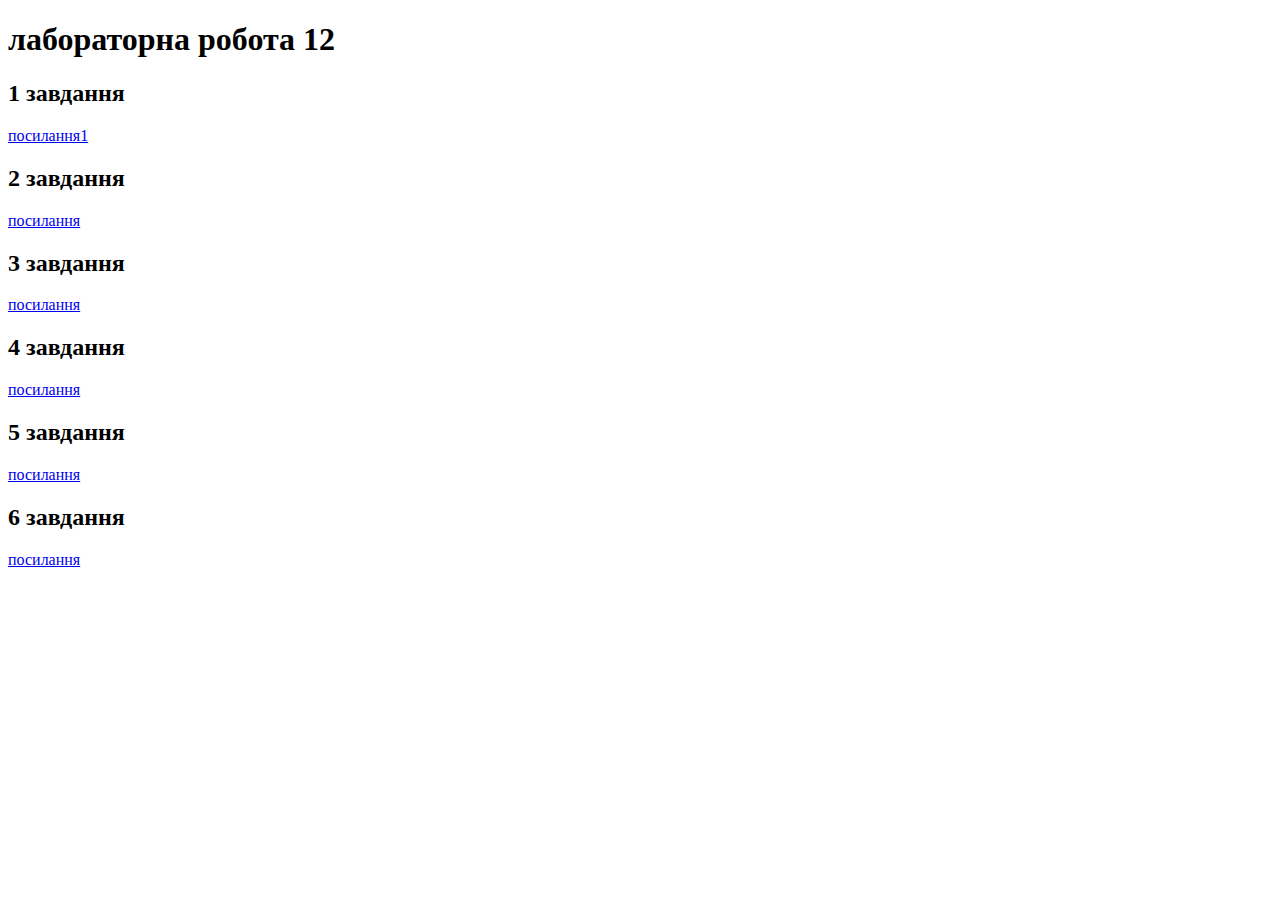
<file: index.html>
<!DOCTYPE html>
<html lang="en">
<head>
    <meta charset="UTF-8">
    <meta name="viewport" content="width=1, initial-scale=1.0">
    <title>лабораторна 12</title>
</head>
<body>
    <h1>лабораторна робота 12</h1>
    <h2>1 завдання</h2>
    <a href="lab2_1.html">посилання1</a>
    <h2>2 завдання</h2>
    <a href="lab2_2.html">посилання</a>
    <h2>3 завдання</h2>
    <a href="lab2_3.html">посилання</a>
    <h2>4 завдання</h2>
    <a href="lab2_4.html">посилання</a>
    <h2>5 завдання</h2>
    <a href="lab2_5.html">посилання</a>
    <h2>6 завдання</h2>
    <a href="lab2_6.html">посилання</a>
</body>
</html>
</file>
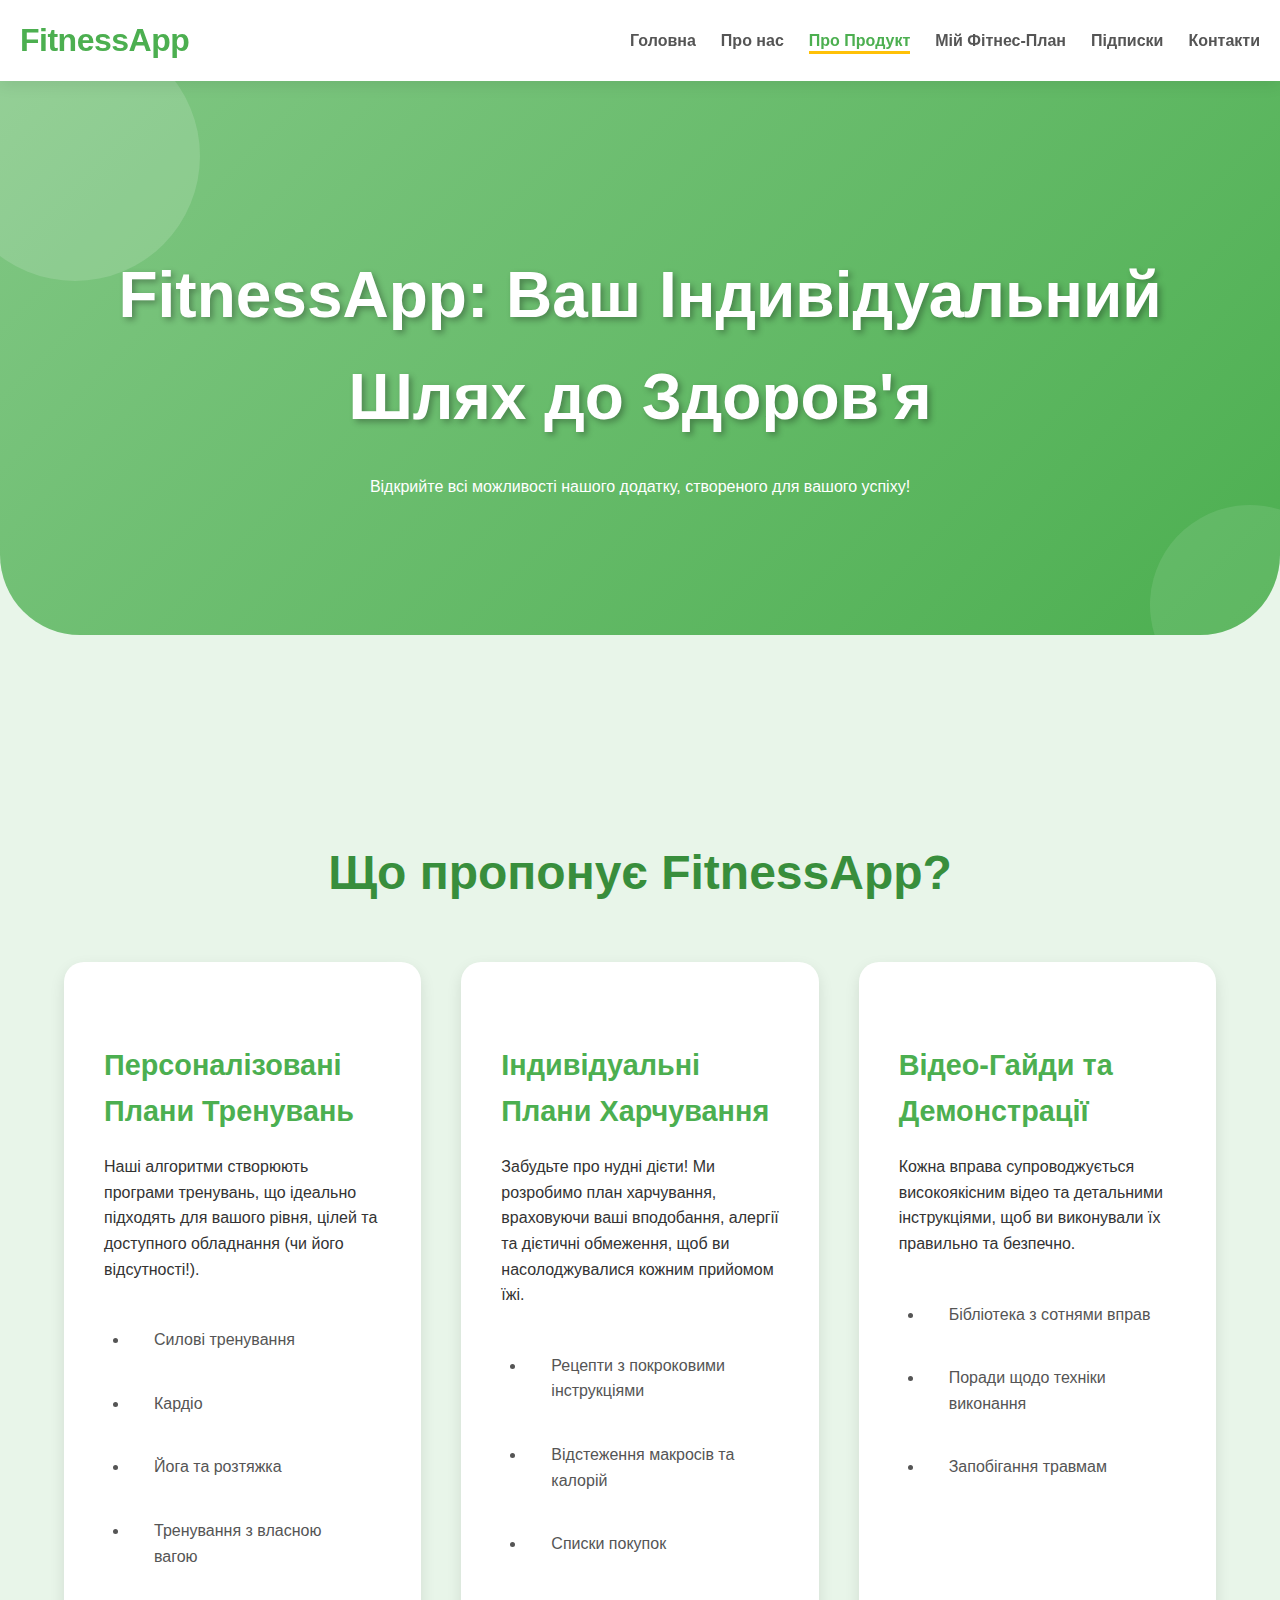
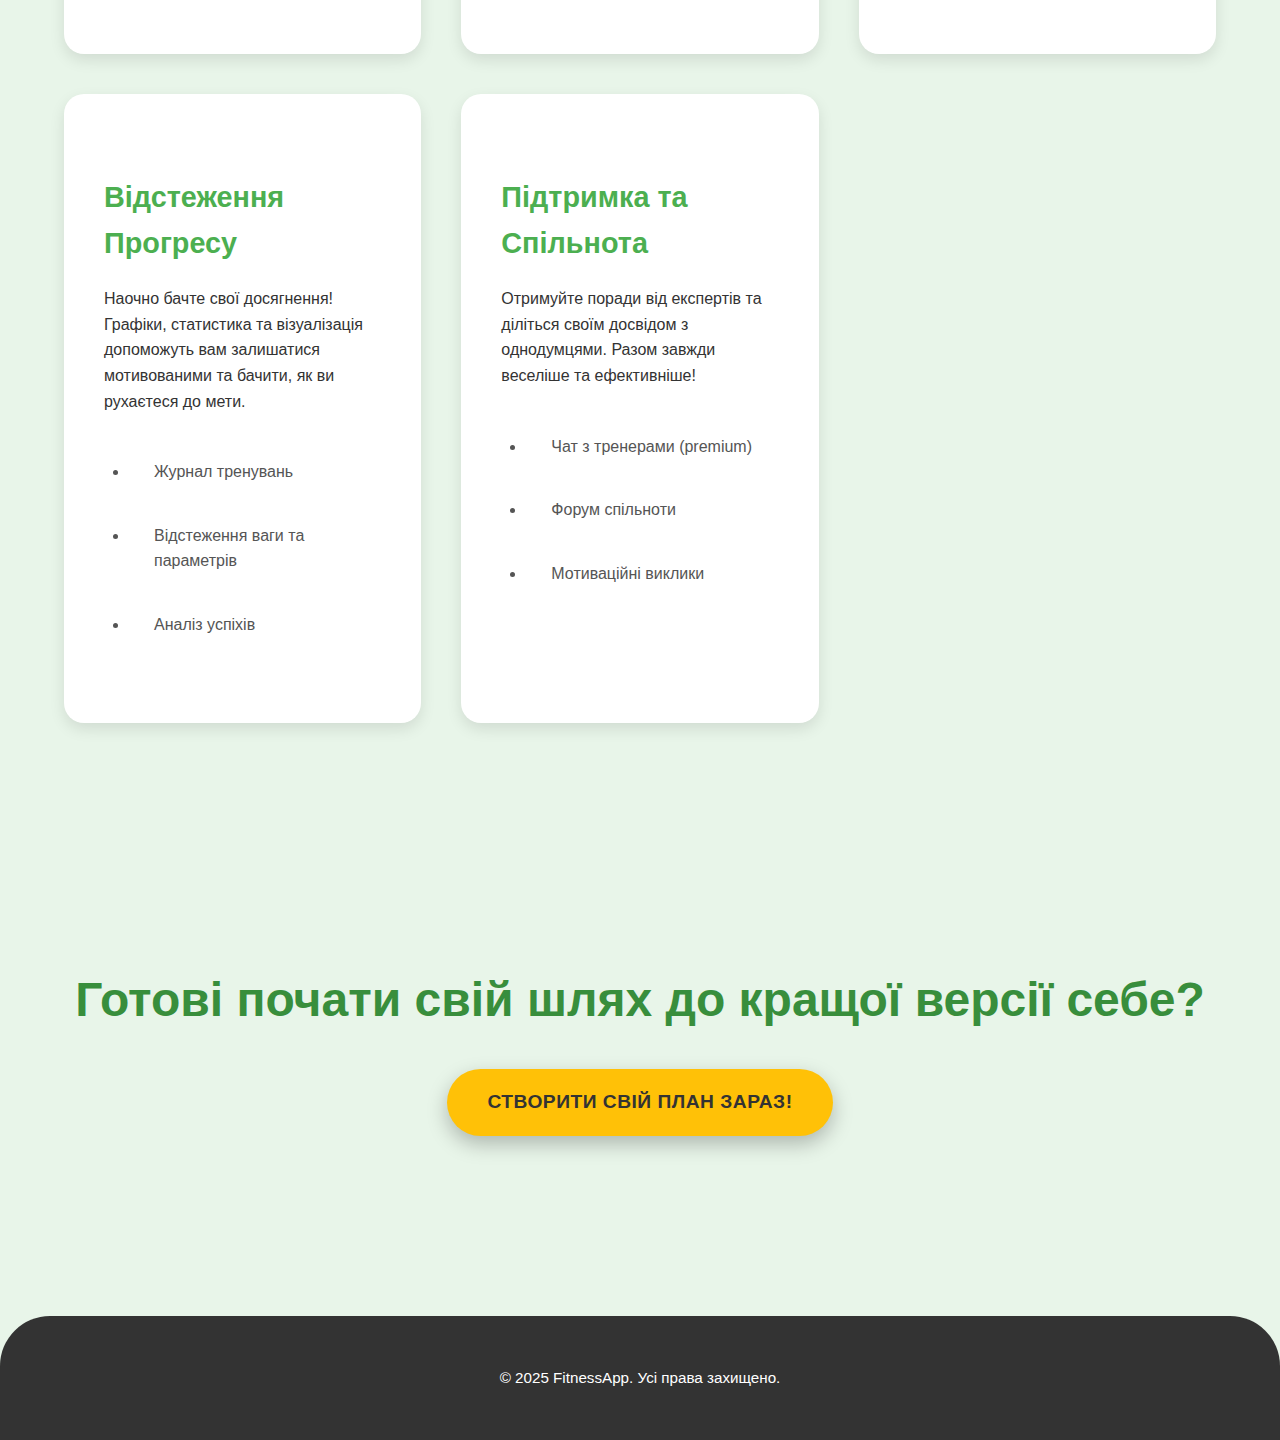
<file: about-product.html>
<!DOCTYPE html>
<html lang="uk">
<head>
    <meta charset="UTF-8">
    <meta name="viewport" content="width=device-width, initial-scale=1.0">
    <title>FitnessApp: Про Продукт</title>
    <link rel="stylesheet" href="css/style.css">
</head>
<body>

    <header>
        <nav>
            <div class="logo">
                <a href="index.html">FitnessApp</a>
            </div>
            <ul>
                <li><a href="index.html">Головна</a></li>
                <li><a href="about.html">Про нас</a></li>
                <li><a href="about-product.html">Про Продукт</a></li>
                <li><a href="my-fitness-plan.html">Мій Фітнес-План</a></li>
                <li><a href="strategies.html">Підписки</a></li>
                <li><a href="contact.html">Контакти</a></li>
            </ul>
        </nav>
    </header>

    <main>
        <section class="page-hero">
            <div class="container">
                <h1>FitnessApp: Ваш Індивідуальний Шлях до Здоров'я</h1>
                <p>Відкрийте всі можливості нашого додатку, створеного для вашого успіху!</p>
            </div>
        </section>

        <section class="content-section">
            <div class="container">
                <h2>Що пропонує FitnessApp?</h2>
                <div class="features-grid">
                    <div class="feature-card">
                        <h3>Персоналізовані Плани Тренувань</h3>
                        <p>Наші алгоритми створюють програми тренувань, що ідеально підходять для вашого рівня, цілей та доступного обладнання (чи його відсутності!).</p>
                        <ul>
                            <li>Силові тренування</li>
                            <li>Кардіо</li>
                            <li>Йога та розтяжка</li>
                            <li>Тренування з власною вагою</li>
                        </ul>
                    </div>
                    <div class="feature-card">
                        <h3>Індивідуальні Плани Харчування</h3>
                        <p>Забудьте про нудні дієти! Ми розробимо план харчування, враховуючи ваші вподобання, алергії та дієтичні обмеження, щоб ви насолоджувалися кожним прийомом їжі.</p>
                        <ul>
                            <li>Рецепти з покроковими інструкціями</li>
                            <li>Відстеження макросів та калорій</li>
                            <li>Списки покупок</li>
                        </ul>
                    </div>
                    <div class="feature-card">
                        <h3>Відео-Гайди та Демонстрації</h3>
                        <p>Кожна вправа супроводжується високоякісним відео та детальними інструкціями, щоб ви виконували їх правильно та безпечно.</p>
                        <ul>
                            <li>Бібліотека з сотнями вправ</li>
                            <li>Поради щодо техніки виконання</li>
                            <li>Запобігання травмам</li>
                        </ul>
                    </div>
                    <div class="feature-card">
                        <h3>Відстеження Прогресу</h3>
                        <p>Наочно бачте свої досягнення! Графіки, статистика та візуалізація допоможуть вам залишатися мотивованими та бачити, як ви рухаєтеся до мети.</p>
                        <ul>
                            <li>Журнал тренувань</li>
                            <li>Відстеження ваги та параметрів</li>
                            <li>Аналіз успіхів</li>
                        </ul>
                    </div>
                    <div class="feature-card">
                        <h3>Підтримка та Спільнота</h3>
                        <p>Отримуйте поради від експертів та діліться своїм досвідом з однодумцями. Разом завжди веселіше та ефективніше!</p>
                        <ul>
                            <li>Чат з тренерами (premium)</li>
                            <li>Форум спільноти</li>
                            <li>Мотиваційні виклики</li>
                        </ul>
                    </div>
                </div>
            </div>
        </section>

        <section class="cta-section">
            <div class="container">
                <h2>Готові почати свій шлях до кращої версії себе?</h2>
                <a href="my-fitness-plan.html" class="cta-button">Створити свій план зараз!</a>
            </div>
        </section>
    </main>

    <footer>
        <div class="container">
            <p>&copy; 2025 FitnessApp. Усі права захищено.</p>
            <div class="social-links">
                </div>
        </div>
    </footer>

    <script src="js/script.js"></script>
</body>
</html>
</file>
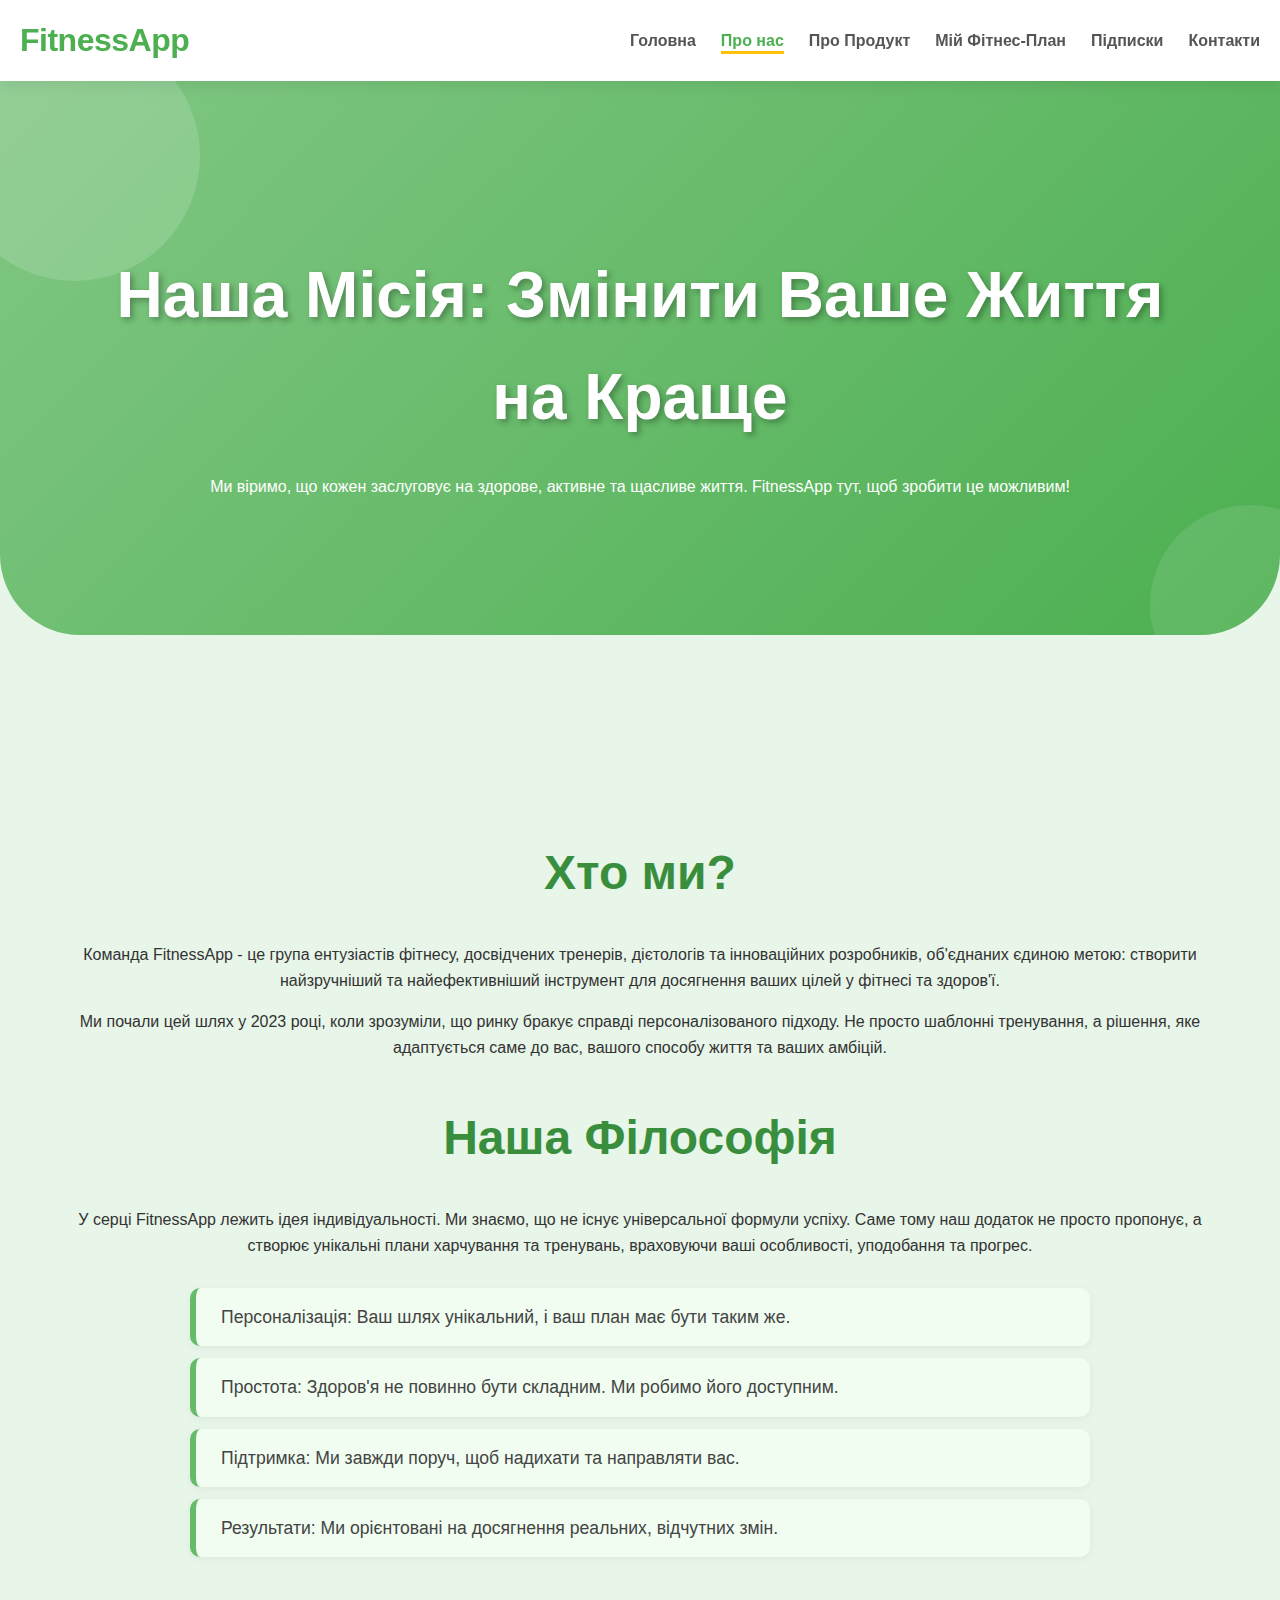
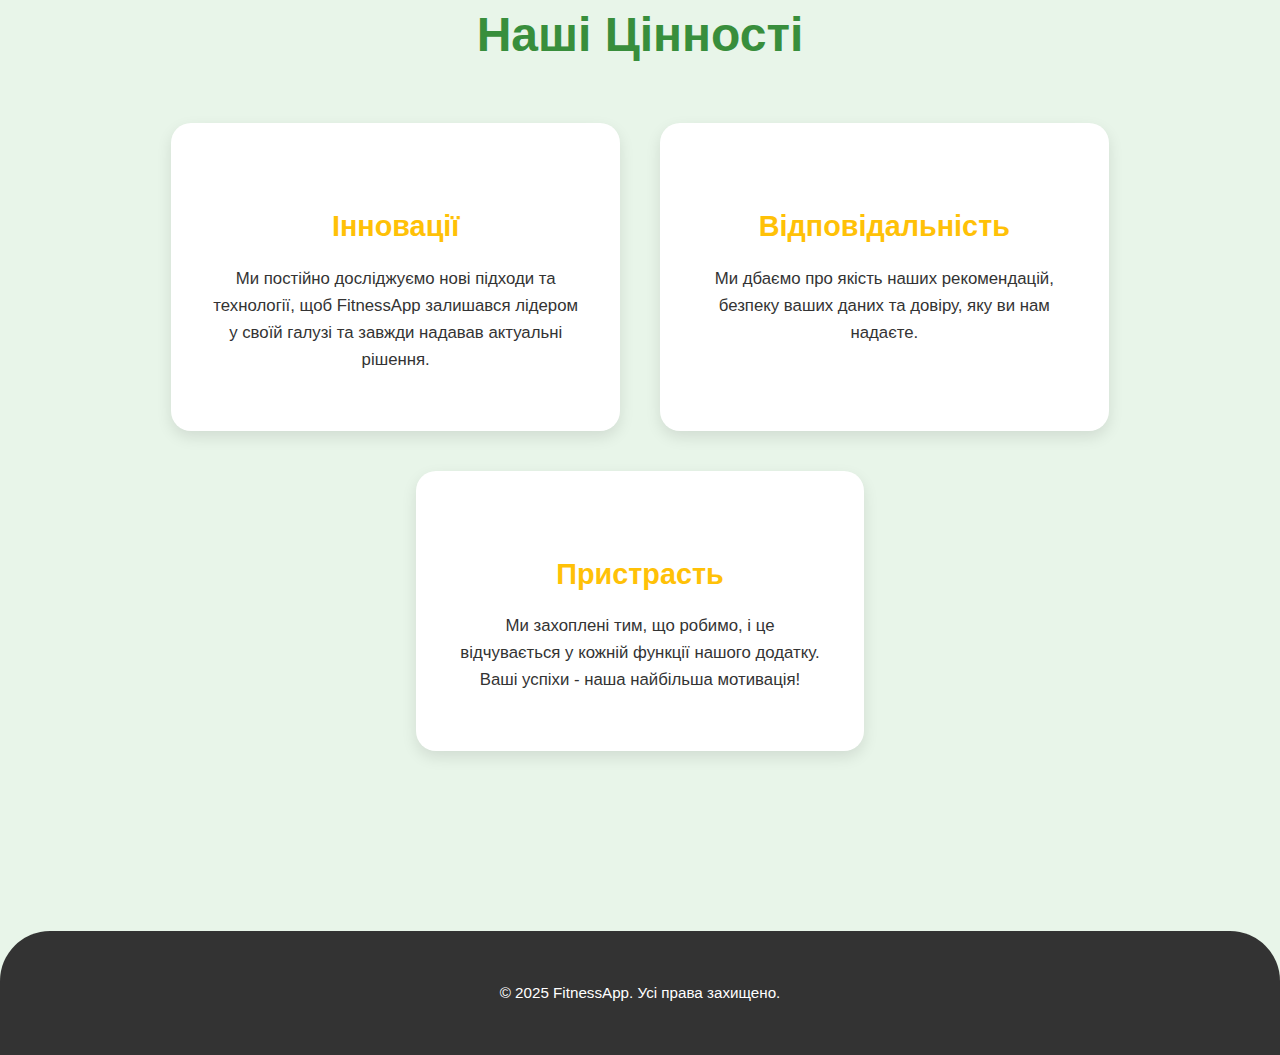
<file: about.html>
<!DOCTYPE html>
<html lang="uk">
<head>
    <meta charset="UTF-8">
    <meta name="viewport" content="width=device-width, initial-scale=1.0">
    <title>FitnessApp: Про нас</title>
    <link rel="stylesheet" href="css/style.css">
</head>
<body>

    <header>
        <nav>
            <div class="logo">
                <a href="index.html">FitnessApp</a>
            </div>
            <ul>
                <li><a href="index.html">Головна</a></li>
                <li><a href="about.html">Про нас</a></li>
                <li><a href="about-product.html">Про Продукт</a></li>
                <li><a href="my-fitness-plan.html">Мій Фітнес-План</a></li>
                <li><a href="strategies.html">Підписки</a></li>
                <li><a href="contact.html">Контакти</a></li>
            </ul>
        </nav>
    </header>

    <main>
        <section class="page-hero">
            <div class="container">
                <h1>Наша Місія: Змінити Ваше Життя на Краще</h1>
                <p>Ми віримо, що кожен заслуговує на здорове, активне та щасливе життя. FitnessApp тут, щоб зробити це можливим!</p>
            </div>
        </section>

        <section class="content-section">
            <div class="container">
                <h2>Хто ми?</h2>
                <p>Команда FitnessApp - це група ентузіастів фітнесу, досвідчених тренерів, дієтологів та інноваційних розробників, об'єднаних єдиною метою: створити найзручніший та найефективніший інструмент для досягнення ваших цілей у фітнесі та здоров'ї.</p>
                <p>Ми почали цей шлях у 2023 році, коли зрозуміли, що ринку бракує справді персоналізованого підходу. Не просто шаблонні тренування, а рішення, яке адаптується саме до вас, вашого способу життя та ваших амбіцій.</p>

                <h2>Наша Філософія</h2>
                <p>У серці FitnessApp лежить ідея індивідуальності. Ми знаємо, що не існує універсальної формули успіху. Саме тому наш додаток не просто пропонує, а створює унікальні плани харчування та тренувань, враховуючи ваші особливості, уподобання та прогрес.</p>
                <ul>
                    <li>Персоналізація: Ваш шлях унікальний, і ваш план має бути таким же.</li>
                    <li>Простота: Здоров'я не повинно бути складним. Ми робимо його доступним.</li>
                    <li>Підтримка: Ми завжди поруч, щоб надихати та направляти вас.</li>
                    <li>Результати: Ми орієнтовані на досягнення реальних, відчутних змін.</li>
                </ul>

                <h2>Наші Цінності</h2>
                <div class="values-grid">
                    <div class="value-item">
                        <h3>Інновації</h3>
                        <p>Ми постійно досліджуємо нові підходи та технології, щоб FitnessApp залишався лідером у своїй галузі та завжди надавав актуальні рішення.</p>
                    </div>
                    <div class="value-item">
                        <h3>Відповідальність</h3>
                        <p>Ми дбаємо про якість наших рекомендацій, безпеку ваших даних та довіру, яку ви нам надаєте.</p>
                    </div>
                    <div class="value-item">
                        <h3>Пристрасть</h3>
                        <p>Ми захоплені тим, що робимо, і це відчувається у кожній функції нашого додатку. Ваші успіхи - наша найбільша мотивація!</p>
                    </div>
                </div>
            </div>
        </section>
    </main>

    <footer>
        <div class="container">
            <p>&copy; 2025 FitnessApp. Усі права захищено.</p>
            <div class="social-links">
                </div>
        </div>
    </footer>

    <script src="js/script.js"></script>
</body>
</html>
</file>
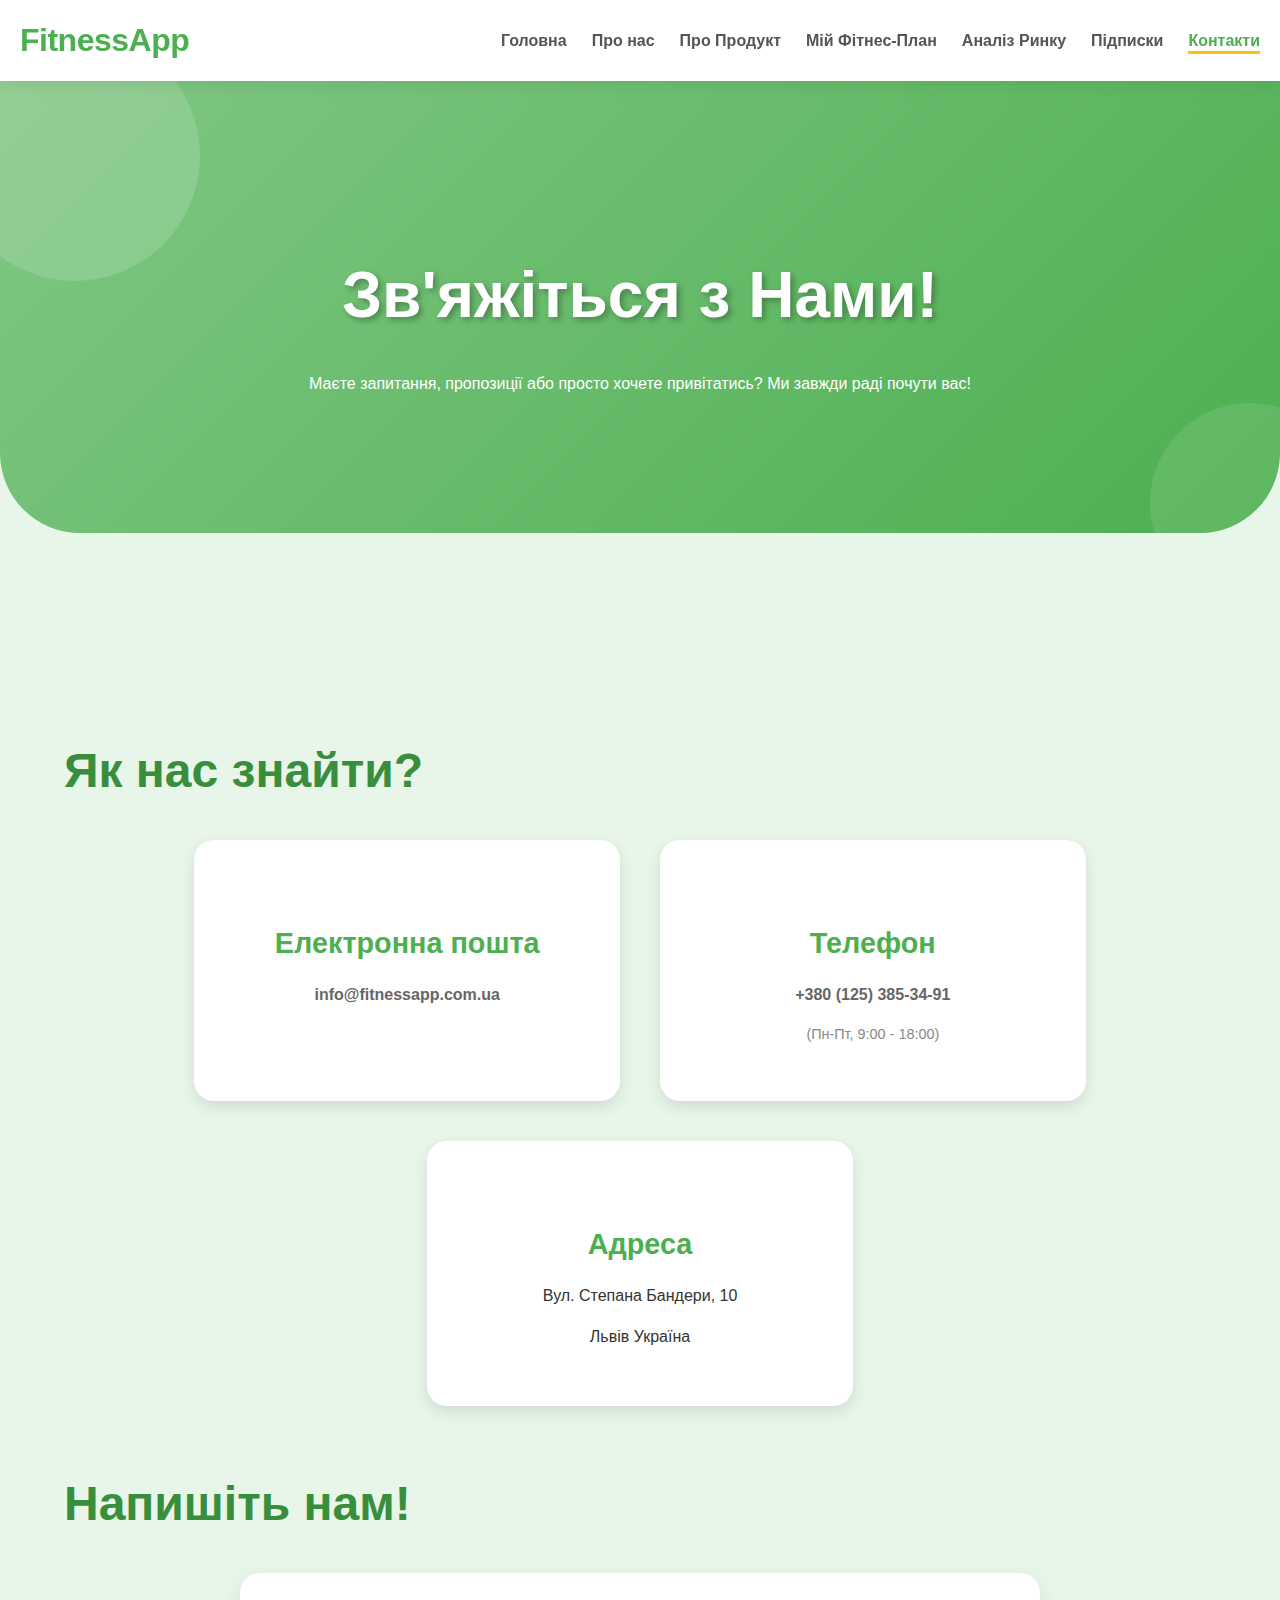
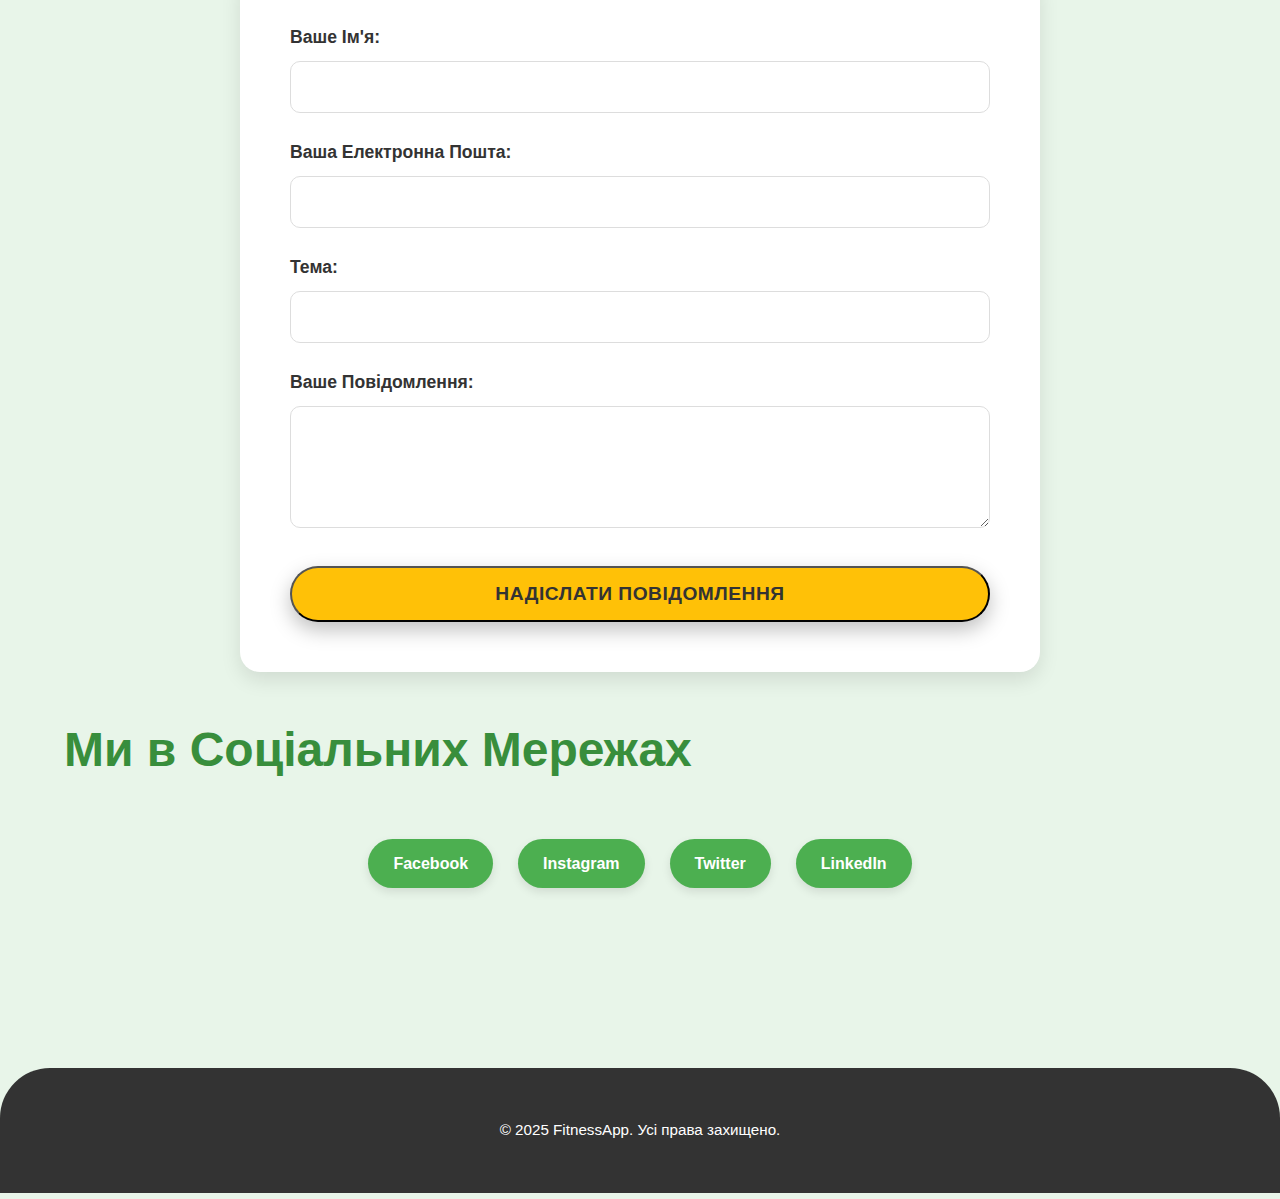
<file: contact.html>
<!DOCTYPE html>
<html lang="uk">
<head>
    <meta charset="UTF-8">
    <meta name="viewport" content="width=device-width, initial-scale=1.0">
    <title>FitnessApp: Контакти</title>
    <link rel="stylesheet" href="css/style.css">
</head>
<body>

    <header>
        <nav>
            <div class="logo">
                <a href="index.html">FitnessApp</a>
            </div>
            <ul>
                <li><a href="index.html">Головна</a></li>
                <li><a href="about.html">Про нас</a></li>
                <li><a href="about-product.html">Про Продукт</a></li>
                <li><a href="my-fitness-plan.html">Мій Фітнес-План</a></li>
                <li><a href="market-analysis.html">Аналіз Ринку</a></li>
                <li><a href="strategies.html">Підписки</a></li>
                <li><a href="contact.html">Контакти</a></li>
            </ul>
        </nav>
    </header>

    <main>
        <section class="page-hero">
            <div class="container">
                <h1>Зв'яжіться з Нами!</h1>
                <p>Маєте запитання, пропозиції або просто хочете привітатись? Ми завжди раді почути вас!</p>
            </div>
        </section>

        <section class="content-section">
            <div class="container contact-info">
                <h2>Як нас знайти?</h2>
                <div class="contact-methods">
                    <div class="contact-method-item">
                        <h3>Електронна пошта</h3>
                        <p><a href="mailto:info@fitnessapp.com.ua">info@fitnessapp.com.ua</a></p>
                    </div>
                    <div class="contact-method-item">
                        <h3>Телефон</h3>
                        <p><a href="tel:+380XXYYYYZZZ">+380 (125) 385-34-91</a></p>
                        <p class="small-text">(Пн-Пт, 9:00 - 18:00)</p>
                    </div>
                    <div class="contact-method-item">
                        <h3>Адреса</h3>
                        <p>Вул. Степана Бандери, 10</p>
                        <p> Львів Україна</p>
                    </div>
                </div>

                <h2>Напишіть нам!</h2>
                <form class="contact-form" action="#" method="POST">
                    <div class="form-group">
                        <label for="name">Ваше Ім'я:</label>
                        <input type="text" id="name" name="name" required>
                    </div>
                    <div class="form-group">
                        <label for="email">Ваша Електронна Пошта:</label>
                        <input type="email" id="email" name="email" required>
                    </div>
                    <div class="form-group">
                        <label for="subject">Тема:</label>
                        <input type="text" id="subject" name="subject">
                    </div>
                    <div class="form-group">
                        <label for="message">Ваше Повідомлення:</label>
                        <textarea id="message" name="message" rows="6" required></textarea>
                    </div>
                    <button type="submit" class="cta-button">Надіслати Повідомлення</button>
                </form>

                <h2>Ми в Соціальних Мережах</h2>
                <div class="social-links-contact">
                    <a href="https://facebook.com/fitnessapp" target="_blank" aria-label="Facebook">Facebook</a>
                    <a href="https://instagram.com/fitnessapp" target="_blank" aria-label="Instagram">Instagram</a>
                    <a href="https://twitter.com/fitnessapp" target="_blank" aria-label="Twitter">Twitter</a>
                    <a href="https://linkedin.com/company/fitnessapp" target="_blank" aria-label="LinkedIn">LinkedIn</a>
                </div>
            </div>
        </section>
    </main>

    <footer>
        <div class="container">
            <p>&copy; 2025 FitnessApp. Усі права захищено.</p>
            <div class="social-links">
                </div>
        </div>
    </footer>

    <script src="js/script.js"></script>
</body>
</html>
</file>
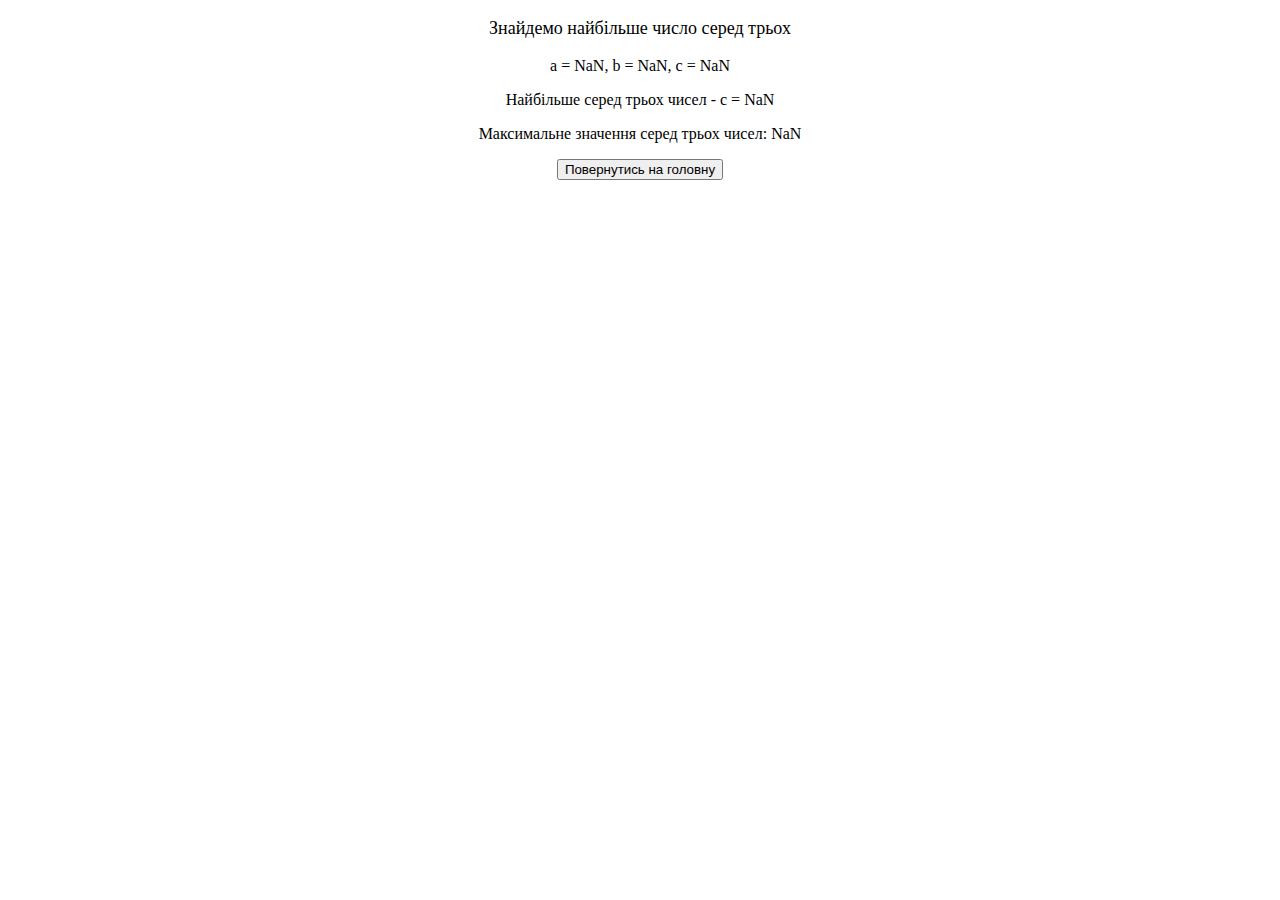
<file: lab2_2.html>
<!DOCTYPE HTML>
<html>
<head>
    <meta charset="UTF-8">
    <title>Знаходження найбільшого числа</title>
</head>	
<body>
    <script>
        "use strict";
        
		// Оголошуємо числа через prompt
		let a = parseFloat(prompt("Введіть число a:", "34"));
		let b = parseFloat(prompt("Введіть число b:", "89"));
		let c = parseFloat(prompt("Введіть число c:", "56"));

        // Виводимо числа на сторінку
        document.write("<p style='text-align:center; font-size:18px;'>Знайдемо найбільше число серед трьох</p>");
        document.write("<p style='text-align:center;'>a = " + a + ", b = " + b + ", c = " + c + "</p>");

        // Знаходимо найбільше число за допомогою if-else
        if (a > b && a > c) {
            document.write("<p style='text-align:center;'>Найбільше серед трьох чисел - a = " + a + "</p>");
        } else if (b > c) {
            document.write("<p style='text-align:center;'>Найбільше серед трьох чисел - b = " + b + "</p>");
        } else {
            document.write("<p style='text-align:center;'>Найбільше серед трьох чисел - c = " + c + "</p>");
        }

        // Використання Math.max для отримання найбільшого числа
        let maxNumber = Math.max(a, b, c);
        document.write("<p style='text-align:center;'>Максимальне значення серед трьох чисел: " + maxNumber + "</p>");

        // Кнопка для повернення на головну сторінку
        document.write('<div style="text-align:center;"><button onclick="window.location.href=\'index.html\'">Повернутись на головну</button></div>');
    </script>
</body>
</html>
</file>
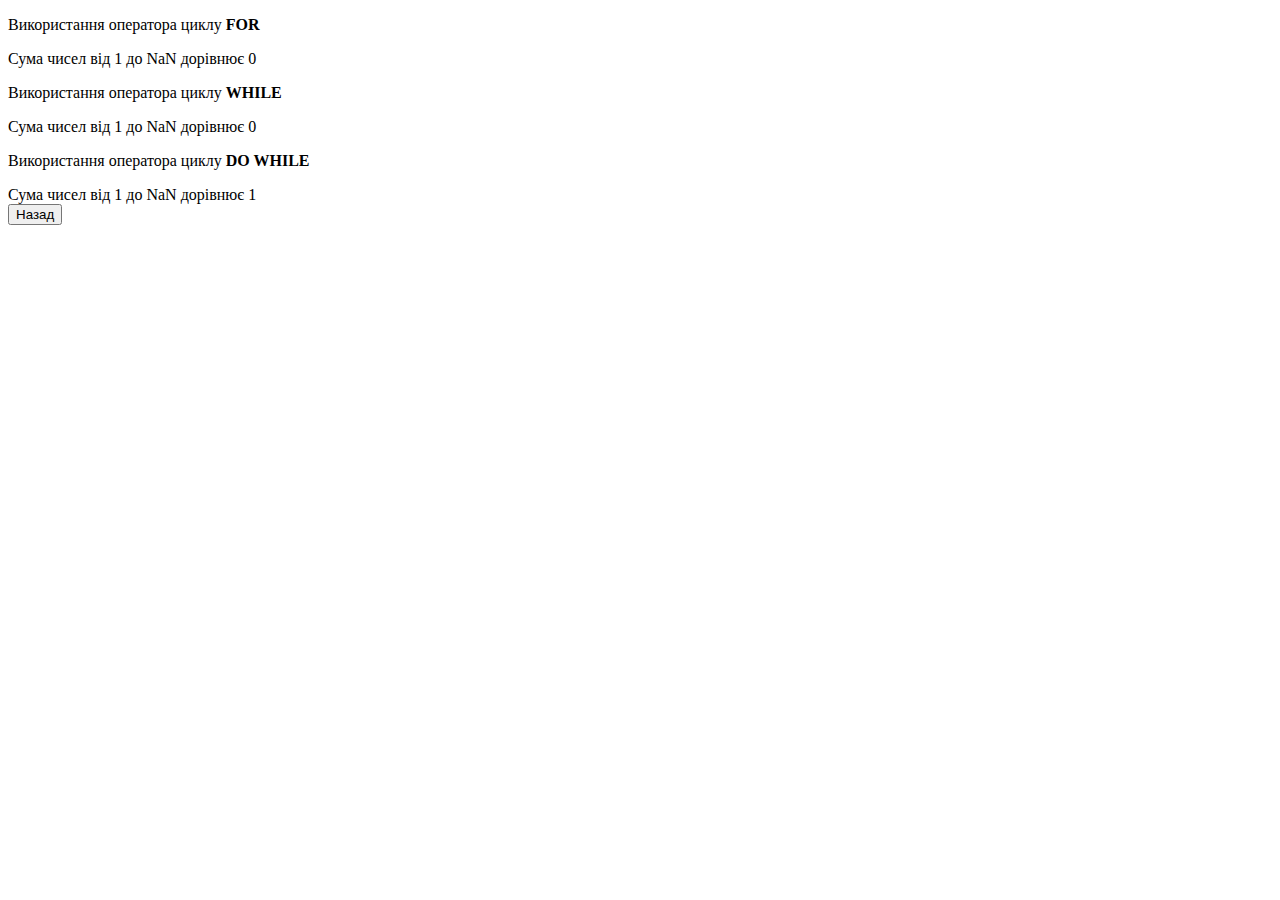
<file: lab2_4.html>
<!DOCTYPE HTML>
<html>
<head>
    <meta charset="UTF-8">
    <title>Обчислення суми чисел</title>
</head>	
<body>
    <script> 
        "use strict";
        
        document.write("<p>Використання оператора циклу <b>FOR</b></p>");
        
        // Введення числа для обчислення суми
        let n = parseInt(prompt("Введіть число для обчислення суми чисел від 1 до n(ведіть):"));
        let sum = 0;
        
        // Обчислення суми чисел від 1 до n за допомогою циклу FOR
        for (let i = 1; i <= n; i++) {
            sum += i;
        }
        
        document.write(`Сума чисел від 1 до ${n} дорівнює ${sum}`);

        document.write("<p>Використання оператора циклу <b>WHILE</b></p>");
        
        let n2 = parseInt(prompt("Введіть інше число для обчислення суми:"));
        let sum2 = 0;
        let j = 1;
        
        // Обчислення суми чисел від 1 до n2 за допомогою циклу WHILE
        while (j <= n2) {
            sum2 += j;
            j++;
        }
        
        document.write(`Сума чисел від 1 до ${n2} дорівнює ${sum2}`);

        document.write("<p>Використання оператора циклу <b>DO WHILE</b></p>");
        
        let n3 = parseInt(prompt("Ще одне число для обчислення суми:"));
        let sum3 = 0;
        let k = 1;
        
        // Обчислення суми чисел від 1 до n3 за допомогою циклу DO WHILE
        do {
            sum3 += k;
            k++;
        } while (k <= n3);
        
        document.write(`Сума чисел від 1 до ${n3} дорівнює ${sum3}`);
        document.write('<br><button onclick="window.location.href=\'index.html\'">Назад</button>');
    </script>
</body>
</html>
</file>
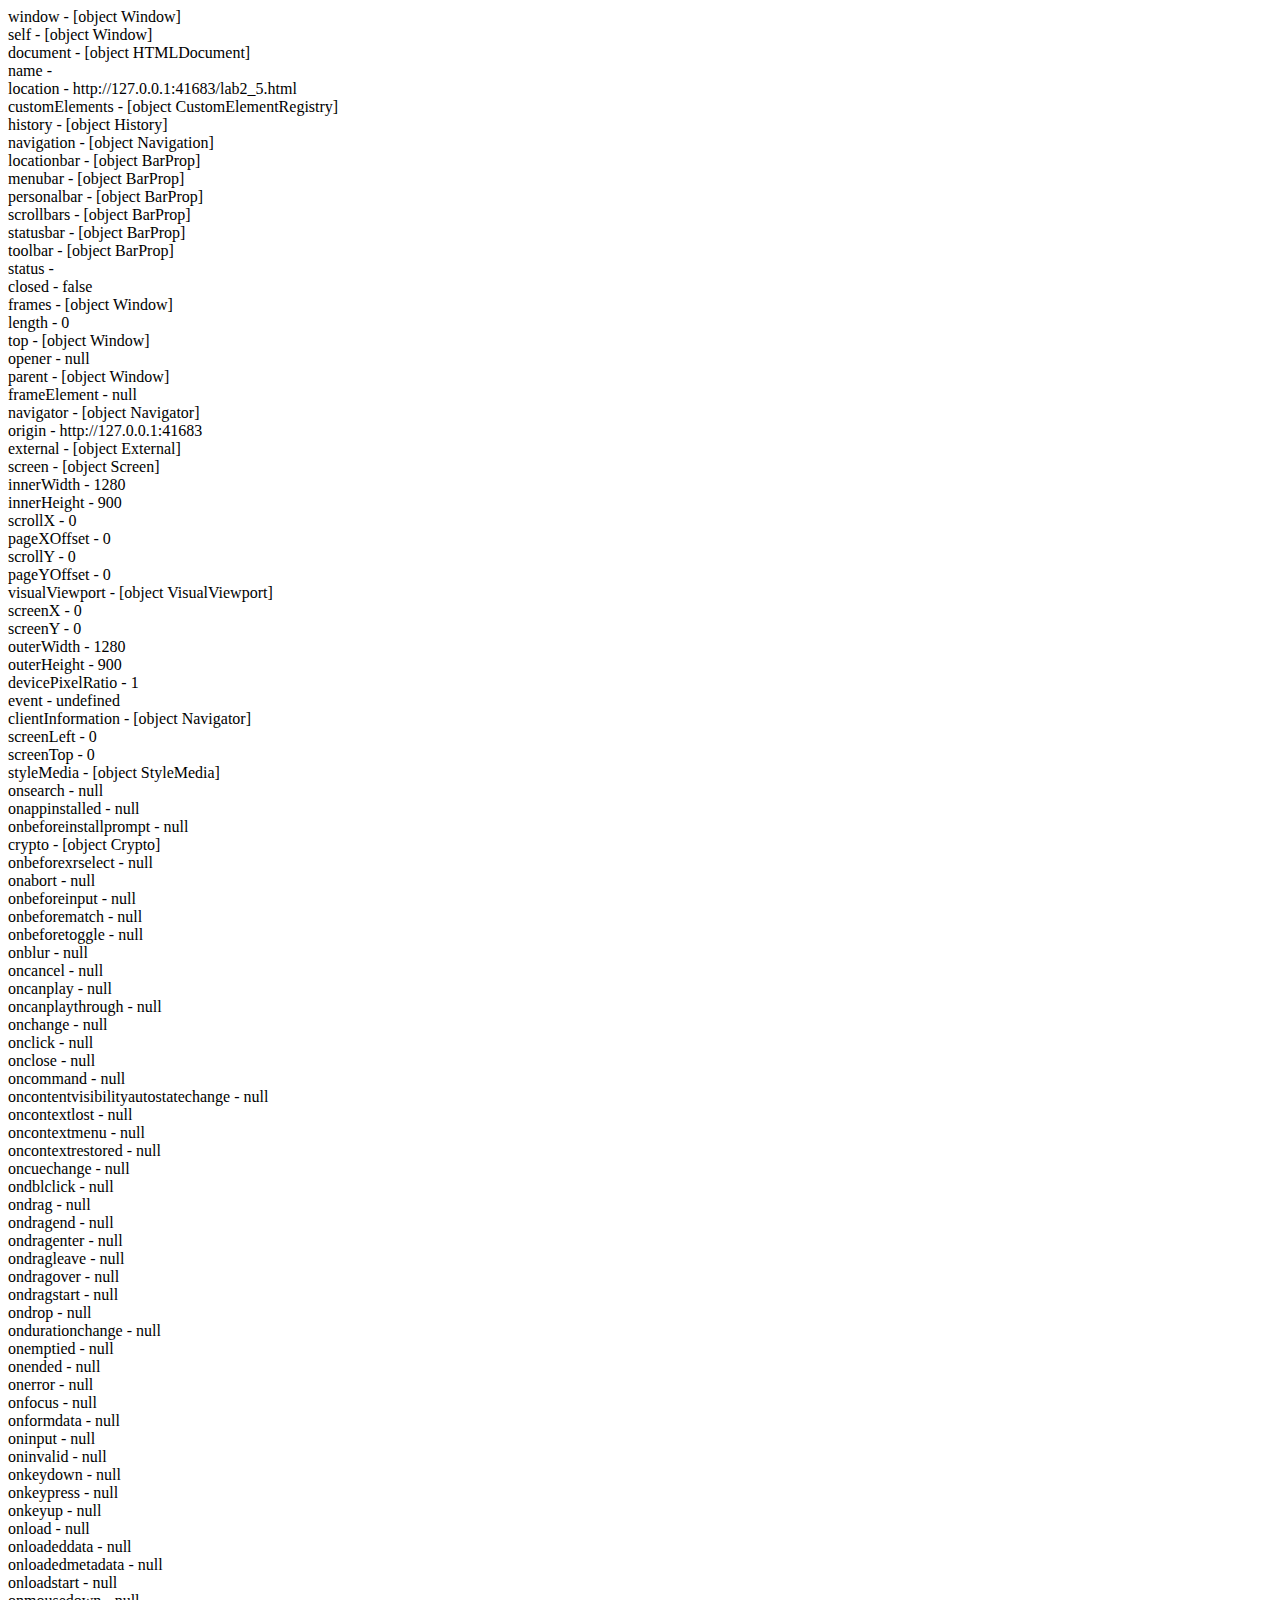
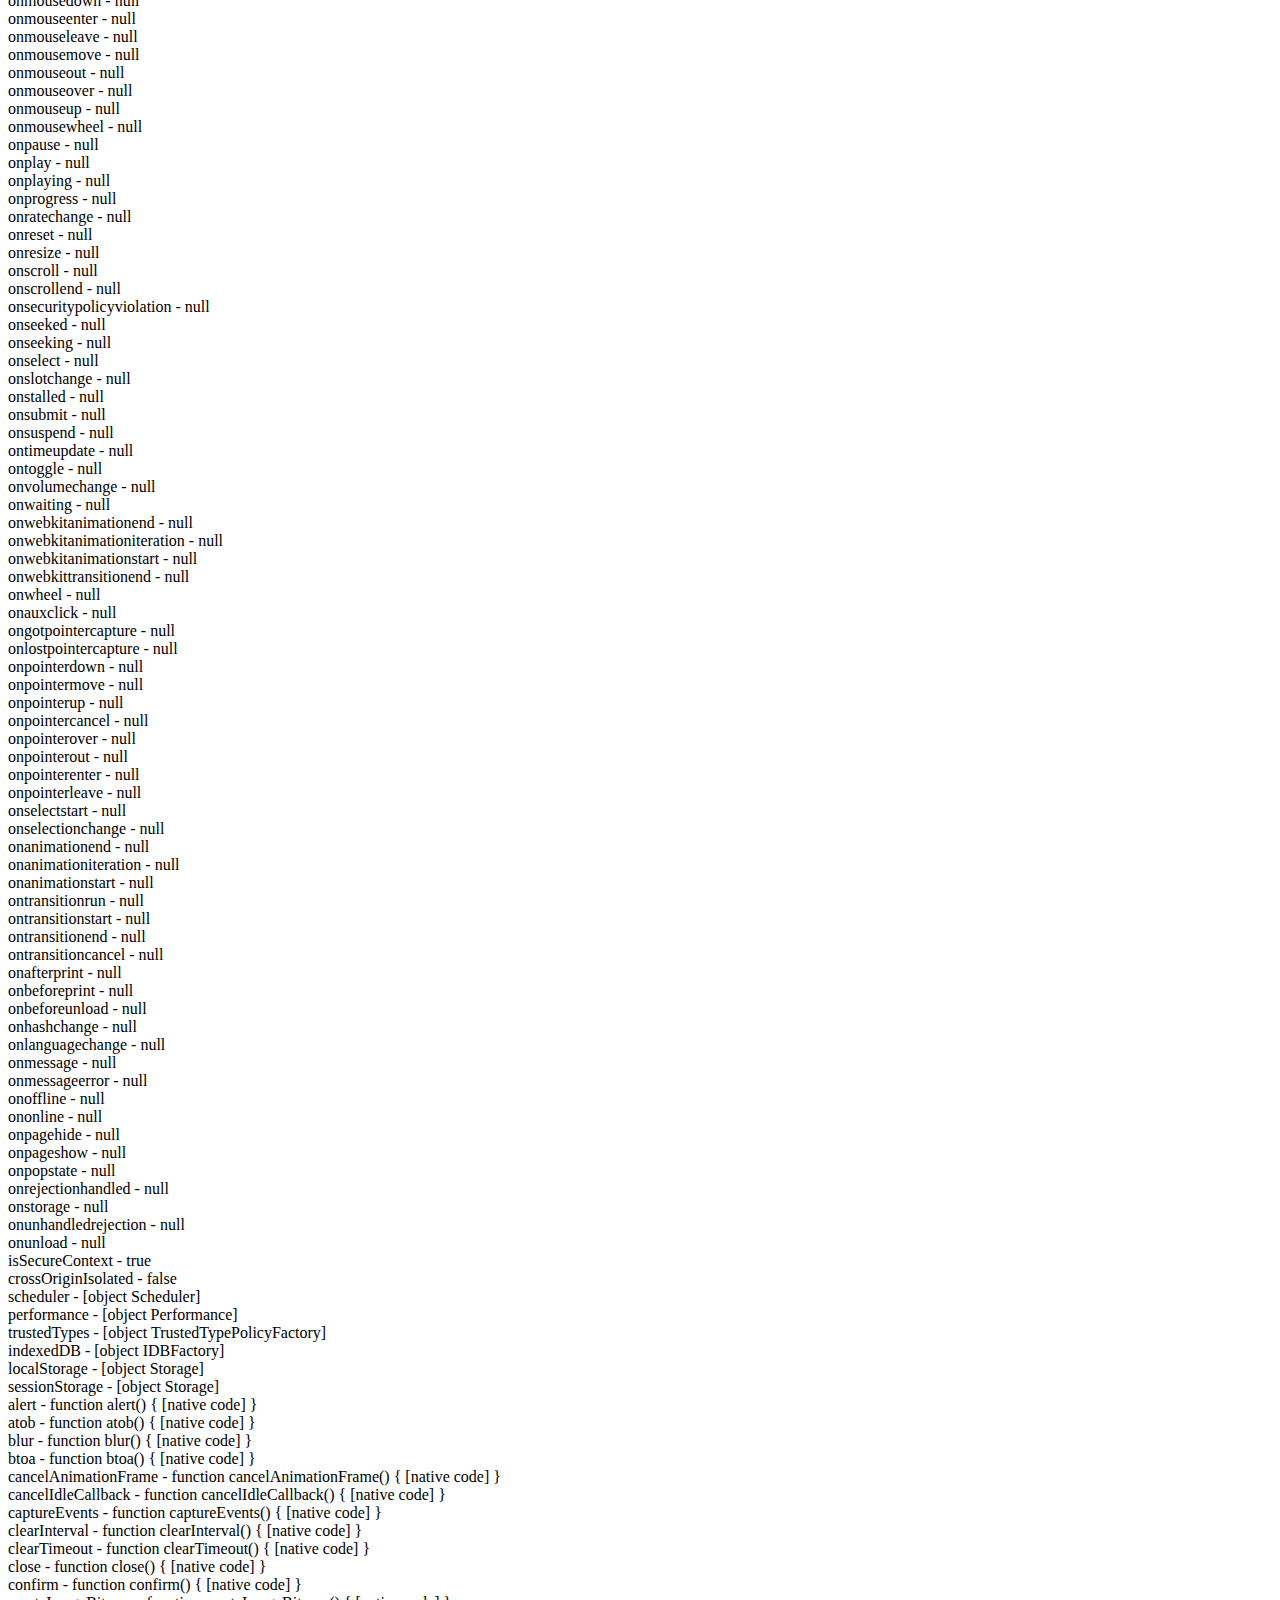
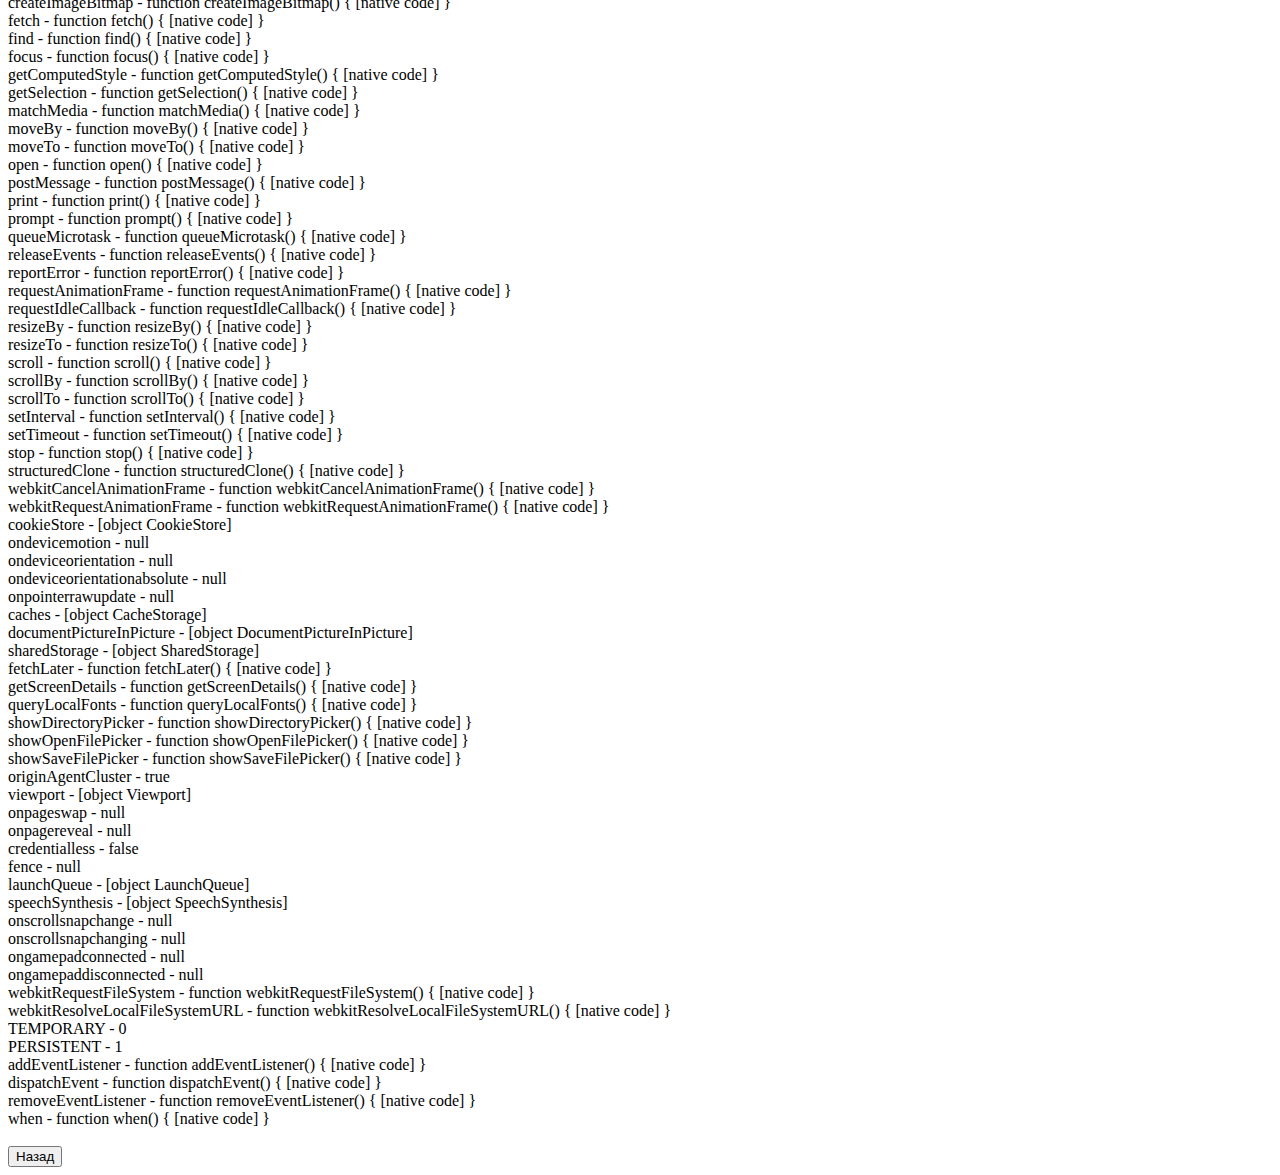
<file: lab2_5.html>
<!DOCTYPE HTML>
<html>
	<head>
		<meta charset="UTF-8">
		<title>Використання оператора FOR...IN</title>
	</head>	
	<body>
		<script> 
			"use strict";		
			let propertyInfo = "";
			for (let propertyName in window) {
				propertyInfo = propertyName + " - " + window[propertyName];
				document.write(propertyInfo + "<br>");
			}
			document.write('<br><button onclick="window.location.href=\'index.html\'">Назад</button>');
		</script>
	</body>
</html>
</file>
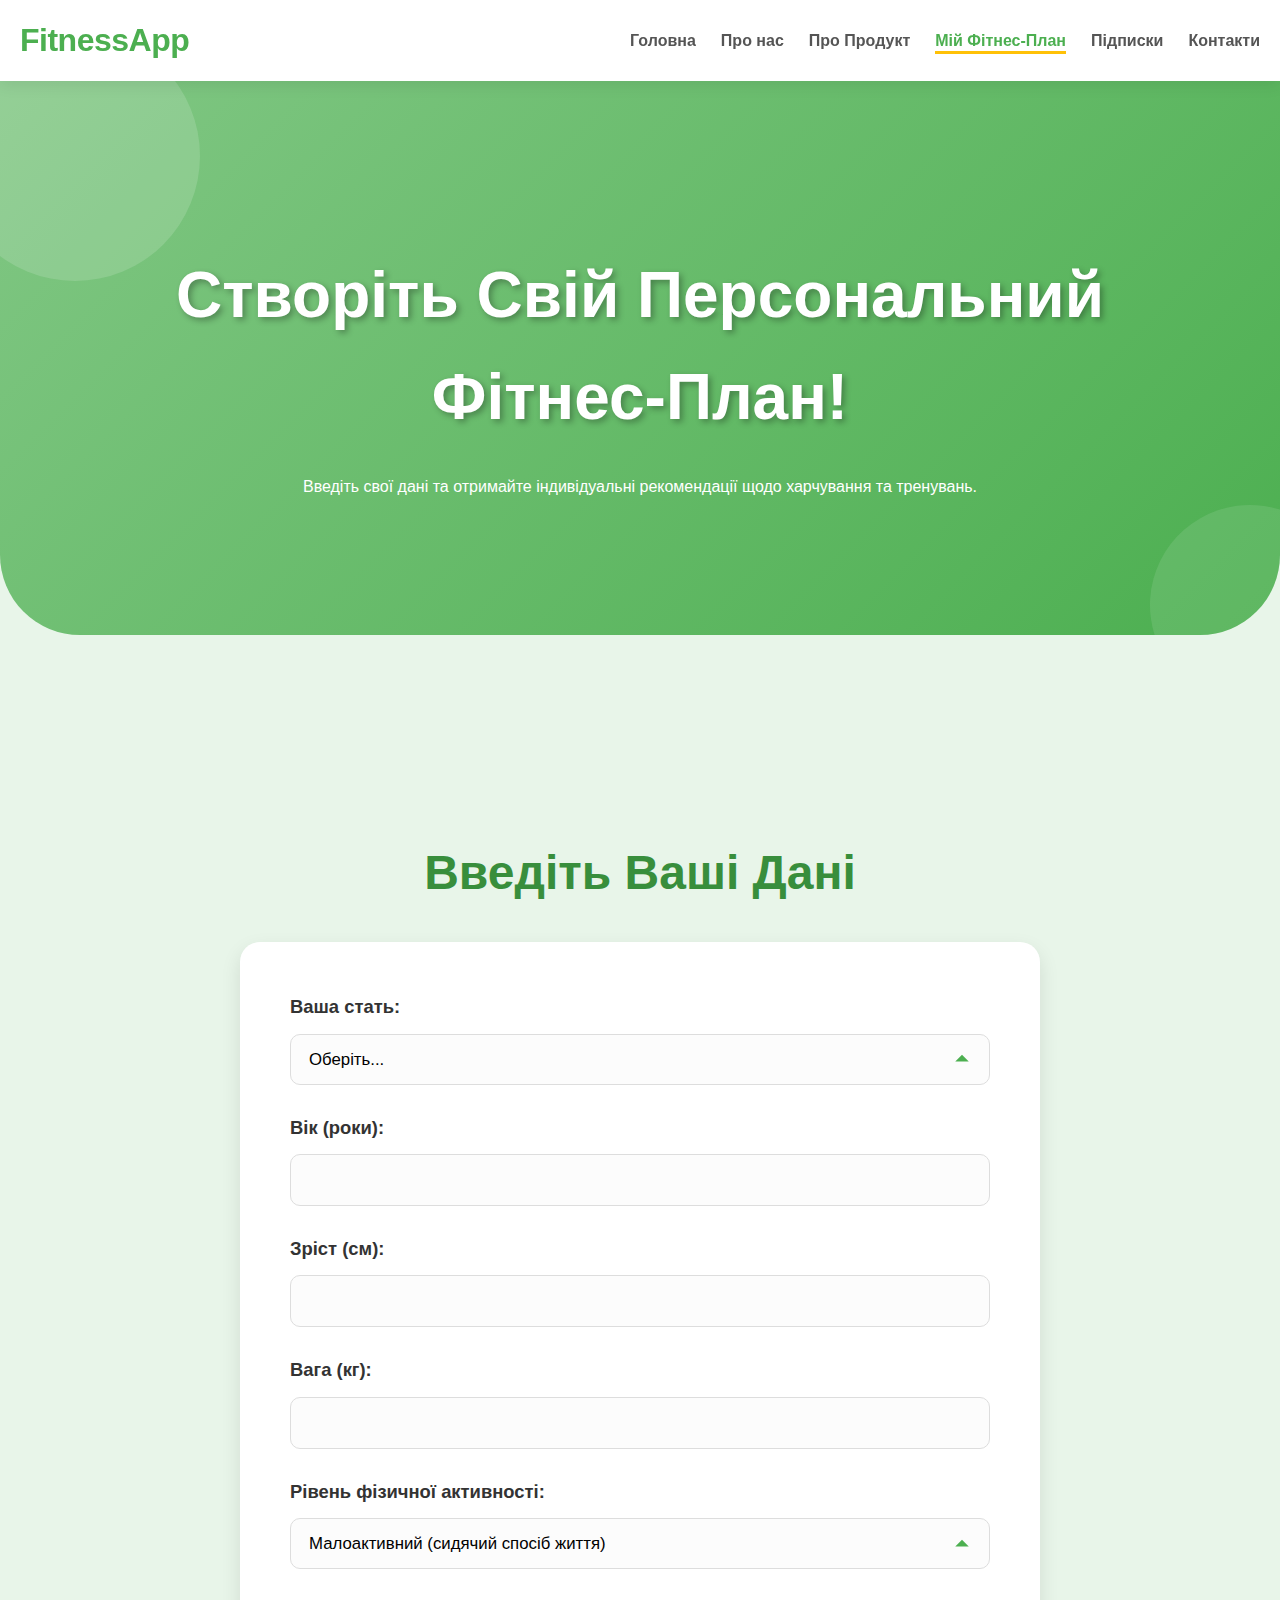
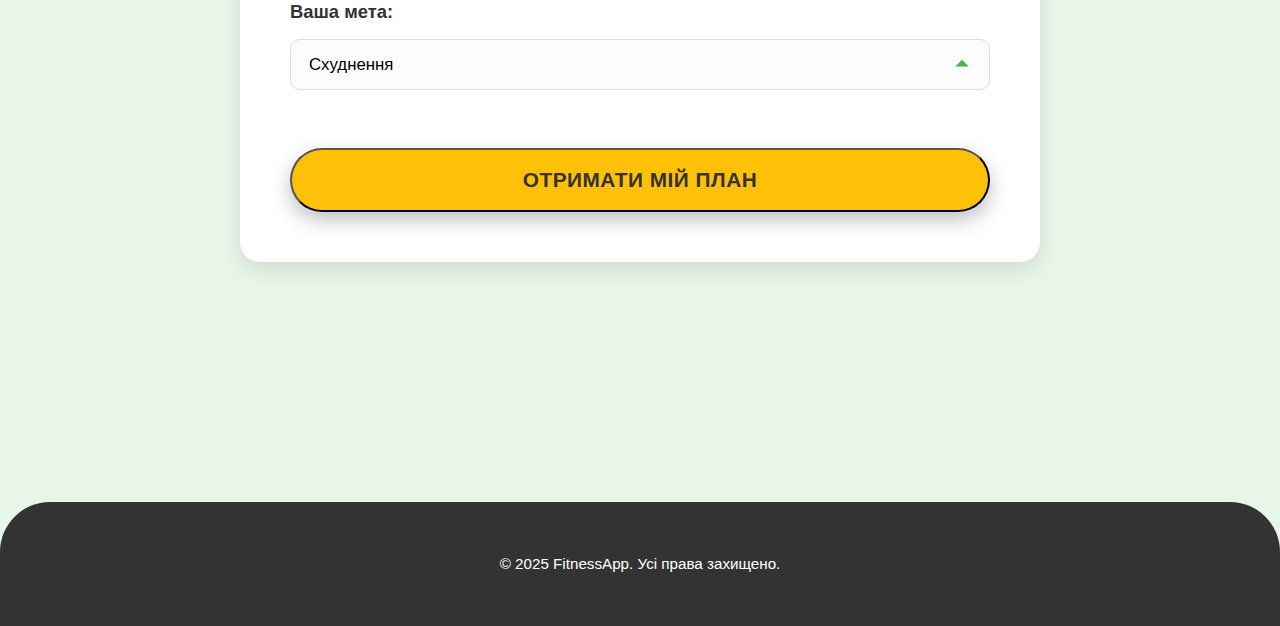
<file: my-fitness-plan.html>
<!DOCTYPE html>
<html lang="uk">
<head>
    <meta charset="UTF-8">
    <meta name="viewport" content="width=device-width, initial-scale=1.0">
    <title>FitnessApp: Мій Персональний Фітнес-План</title>
    <link rel="stylesheet" href="css/style.css">
</head>
<body>

    <header>
        <nav>
            <div class="logo">
                <a href="index.html">FitnessApp</a>
            </div>
            <ul>
                <li><a href="index.html">Головна</a></li>
                <li><a href="about.html">Про нас</a></li>
                <li><a href="about-product.html">Про Продукт</a></li>
                <li><a href="my-fitness-plan.html">Мій Фітнес-План</a></li>
                <li><a href="strategies.html">Підписки</a></li>
                <li><a href="contact.html">Контакти</a></li>
            </ul>
        </nav>
    </header>

    <main>
        <section class="page-hero">
            <div class="container">
                <h1>Створіть Свій Персональний Фітнес-План!</h1>
                <p>Введіть свої дані та отримайте індивідуальні рекомендації щодо харчування та тренувань.</p>
            </div>
        </section>

        <section class="content-section">
            <div class="container interactive-plan">
                <h2>Введіть Ваші Дані</h2>
                <form id="fitness-form" class="fitness-form">
                    <div class="form-group">
                        <label for="gender">Ваша стать:</label>
                        <select id="gender" name="gender" required>
                            <option value="">Оберіть...</option>
                            <option value="male">Чоловік</option>
                            <option value="female">Жінка</option>
                        </select>
                    </div>
                    <div class="form-group">
                        <label for="age">Вік (роки):</label>
                        <input type="number" id="age" name="age" min="10" max="100" required>
                    </div>
                    <div class="form-group">
                        <label for="height">Зріст (см):</label>
                        <input type="number" id="height" name="height" min="50" max="250" required>
                    </div>
                    <div class="form-group">
                        <label for="weight">Вага (кг):</label>
                        <input type="number" id="weight" name="weight" min="20" max="300" step="0.1" required>
                    </div>
                    <div class="form-group">
                        <label for="activity">Рівень фізичної активності:</label>
                        <select id="activity" name="activity" required>
                            <option value="1.2">Малоактивний (сидячий спосіб життя)</option>
                            <option value="1.375">Легка активність (1-3 тренування/тиждень)</option>
                            <option value="1.55">Середня активність (3-5 тренувань/тиждень)</option>
                            <option value="1.725">Висока активність (6-7 тренувань/тиждень)</option>
                            <option value="1.9">Дуже висока активність (професійний спортсмен)</option>
                        </select>
                    </div>
                    <div class="form-group">
                        <label for="goal">Ваша мета:</label>
                        <select id="goal" name="goal" required>
                            <option value="lose">Схуднення</option>
                            <option value="maintain">Підтримка ваги</option>
                            <option value="gain">Набір м'язової маси</option>
                        </select>
                    </div>
                    <button type="submit" class="cta-button">Отримати Мій План</button>
                </form>

                <div id="results" class="results-section" style="display: none;">
                    <h2>Ваші Результати та Рекомендації</h2>

                    <div class="result-card">
                        <h3>Аналіз Тіла</h3>
                        <p>Індекс Маси Тіла (ІМТ): <span id="bmi-value"></span> (<span id="bmi-category"></span>)</p>
                        <p>Орієнтовний Відсоток Жиру: <span id="body-fat-value"></span>%</p>
                    </div>

                    <div class="result-card">
                        <h3>Рекомендації з Харчування</h3>
                        <p>Базова потреба в калоріях (BMR): <span id="bmr-value"></span> ккал</p>
                        <p>Загальна добова потреба в калоріях (TDEE): <span id="tdee-value"></span> ккал</p>
                        <p>Цільові калорії для Вашої мети: <span id="target-calories"></span> ккал/день</p>
                        <h4>Рекомендоване співвідношення макронутрієнтів:</h4>
                        <ul id="macros-recommendation">
                            </ul>
                        <h4>Приклади продуктів для Вашого плану:</h4>
                        <ul id="food-examples">
                            </ul>
                    </div>

                    <div class="result-card">
                        <h3>Рекомендації з Тренувань</h3>
                        <h4>Типи тренувань:</h4>
                        <ul id="workout-types">
                            </ul>
                        <h4>Приклад тижневого плану:</h4>
                        <div id="weekly-plan">
                            </div>
                    </div>

                    <div class="disclaimer">
                        <p><strong>Важливо:</strong> Ці рекомендації є загальними та розраховані на основі введених вами даних. Перед початком будь-якої дієти або програми тренувань, проконсультуйтесь з лікарем або кваліфікованим дієтологом/тренером. FitnessApp не несе відповідальності за будь-які наслідки використання цих рекомендацій без професійної консультації.</p>
                    </div>
                </div>
            </div>
        </section>
    </main>

    <footer>
        <div class="container">
            <p>&copy; 2025 FitnessApp. Усі права захищено.</p>
            <div class="social-links">
                </div>
        </div>
    </footer>

    <script src="js/script.js"></script>
</body>
</html>
</file>
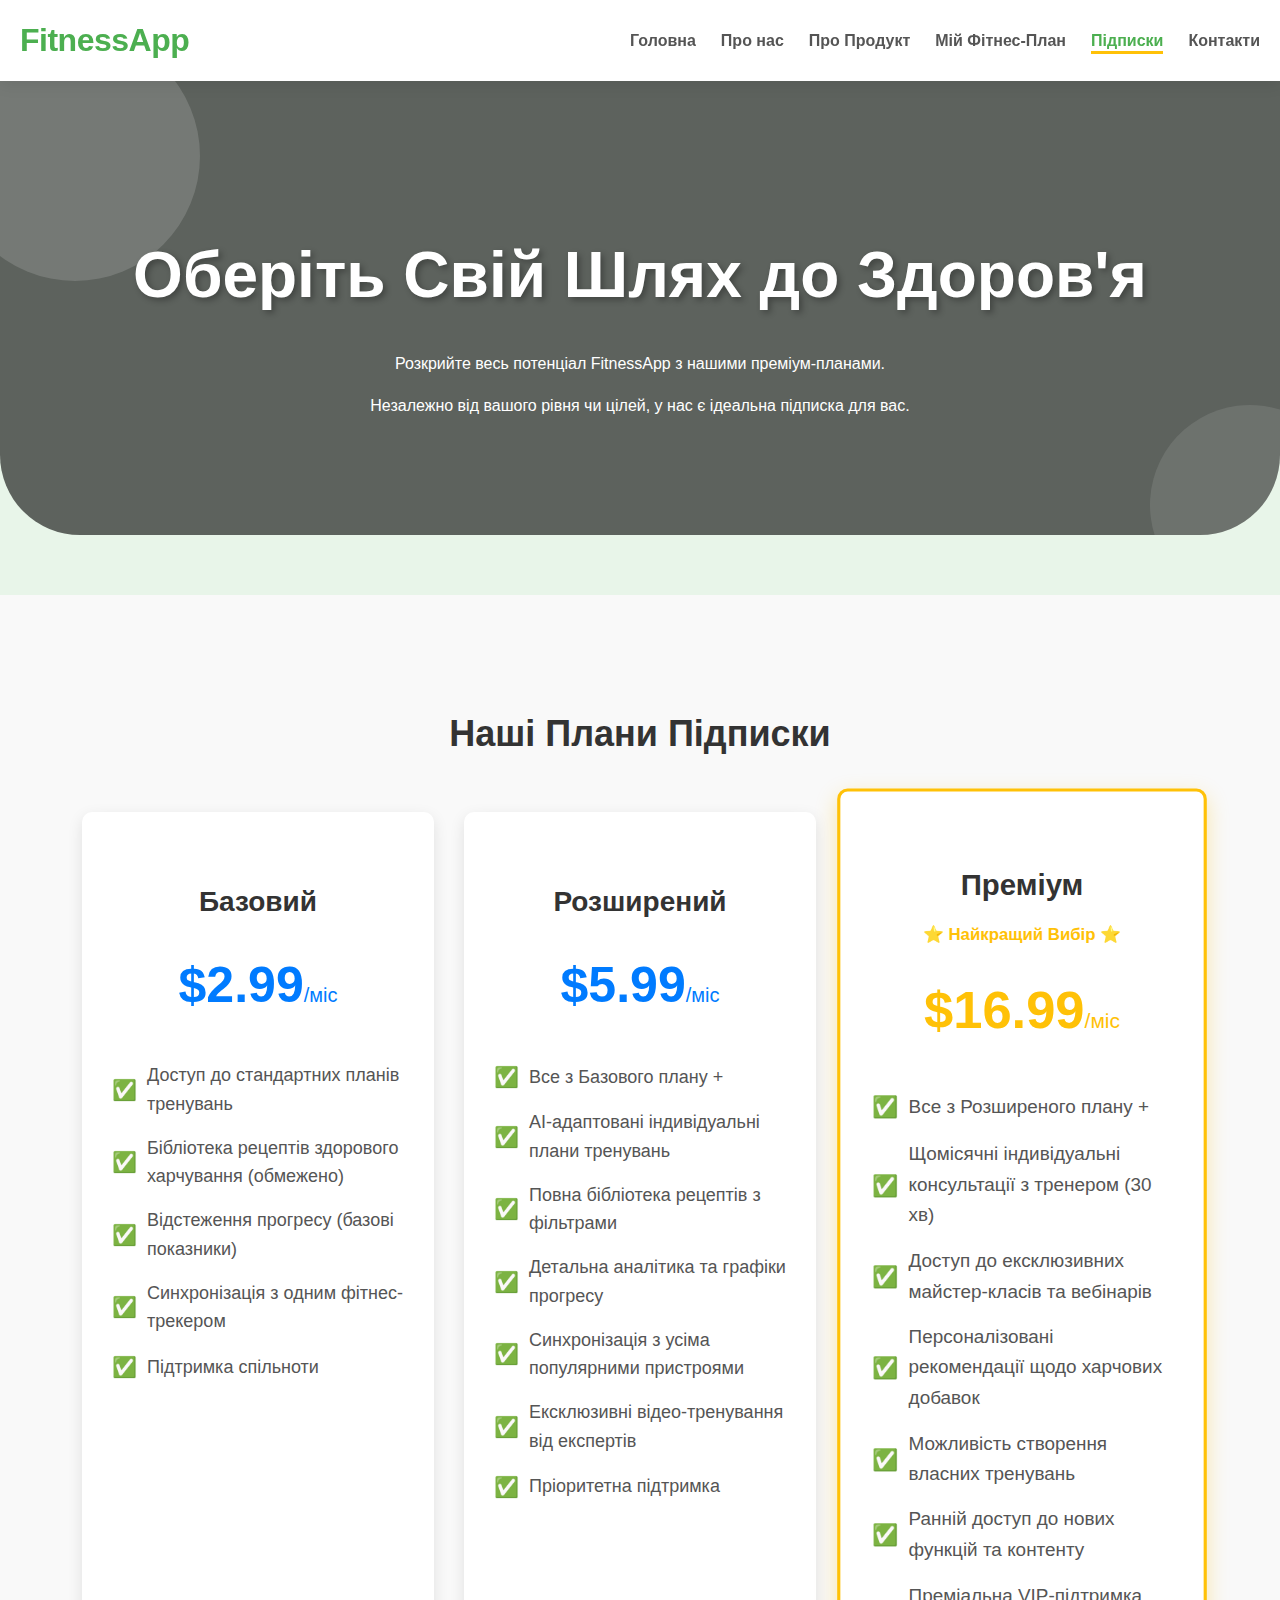
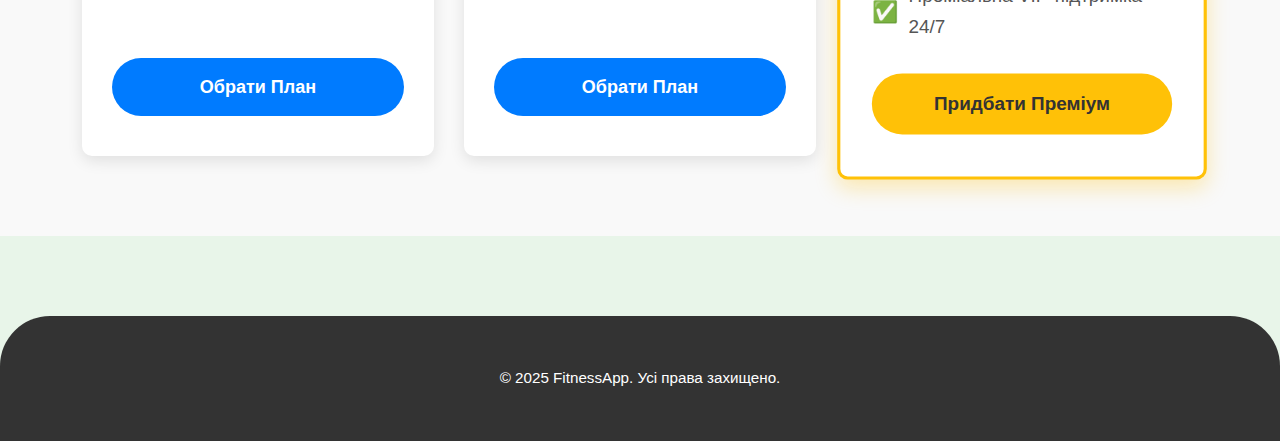
<file: strategies.html>
<!DOCTYPE html>
<html lang="uk">
<head>
    <meta charset="UTF-8">
    <meta name="viewport" content="width=device-width, initial-scale=1.0">
    <title>FitnessApp: Оберіть Свій План</title>
    <link rel="stylesheet" href="css/style.css">
    <style>
        /* Додайте ці стилі до вашого style.css або безпосередньо сюди */
        .page-hero.subscriptions-hero {
            background: linear-gradient(rgba(0,0,0,0.6), rgba(0,0,0,0.6)), url('https://images.unsplash.com/photo-1547796916-a36540c749b5?q=80&w=2940&auto=format&fit=crop&ixlib=rb-4.0.3&ixid=M3wxMjA3fDB8MHxwaG90by1wYWdlfHx8fGVufDB8fHx8fA%3D%3D') no-repeat center center/cover;
            color: white;
            text-align: center;
            padding: 80px 20px;
        }

        .pricing-section {
            padding: 60px 20px;
            background-color: #f9f9f9;
        }

        .pricing-cards {
            display: grid;
            grid-template-columns: repeat(auto-fit, minmax(300px, 1fr));
            gap: 30px;
            max-width: 1200px;
            margin: 0 auto;
        }

        .pricing-card {
            background-color: white;
            border-radius: 10px;
            box-shadow: 0 5px 15px rgba(0,0,0,0.1);
            padding: 40px 30px;
            text-align: center;
            transition: transform 0.3s ease, box-shadow 0.3s ease;
            display: flex;
            flex-direction: column;
            justify-content: space-between;
        }

        .pricing-card:hover {
            transform: translateY(-10px);
            box-shadow: 0 10px 25px rgba(0,0,0,0.15);
        }

        .pricing-card h3 {
            font-size: 28px;
            color: #333;
            margin-bottom: 20px;
        }

        .pricing-card .price {
            font-size: 50px;
            font-weight: bold;
            color: #007bff; /* Primary brand color */
            margin-bottom: 20px;
        }

        .pricing-card .price span {
            font-size: 20px;
            font-weight: normal;
        }

        .pricing-card ul {
            list-style: none;
            padding: 0;
            margin-bottom: 30px;
            text-align: left;
            flex-grow: 1; /* Allow list to take available space */
        }

        .pricing-card ul li {
            font-size: 18px;
            margin-bottom: 15px;
            color: #555;
            display: flex;
            align-items: center;
        }

        .pricing-card ul li:last-child {
            margin-bottom: 0;
        }

        .pricing-card ul li::before {
            content: '✅'; /* Checkmark icon */
            margin-right: 10px;
            font-size: 20px;
        }

        .pricing-card .btn {
            display: inline-block;
            background-color: #007bff;
            color: white;
            padding: 15px 30px;
            border-radius: 50px;
            text-decoration: none;
            font-size: 18px;
            font-weight: bold;
            transition: background-color 0.3s ease;
        }

        .pricing-card .btn:hover {
            background-color: #0056b3;
        }

        .pricing-card.premium {
            border: 3px solid #ffc107; /* Highlight for premium */
            box-shadow: 0 8px 20px rgba(255, 193, 7, 0.3);
            transform: scale(1.05); /* Slightly larger for premium */
            position: relative;
            z-index: 1;
        }

        .pricing-card.premium .price {
            color: #ffc107; /* Gold color for premium price */
        }

        .pricing-card.premium .btn {
            background-color: #ffc107;
            color: #333;
        }

        .pricing-card.premium .btn:hover {
            background-color: #e0a800;
        }

        .pricing-card.premium h3::after {
            content: '⭐ Найкращий Вибір ⭐';
            display: block;
            font-size: 16px;
            color: #ffc107;
            margin-top: 10px;
        }

        /* Адаптивність */
        @media (max-width: 768px) {
            .pricing-cards {
                grid-template-columns: 1fr;
            }
            .pricing-card {
                padding: 30px 20px;
            }
            .pricing-card h3 {
                font-size: 24px;
            }
            .pricing-card .price {
                font-size: 40px;
            }
            .pricing-card ul li {
                font-size: 16px;
            }
            .pricing-card .btn {
                padding: 12px 25px;
                font-size: 16px;
            }
        }
    </style>
</head>
<body>

    <header>
        <nav>
            <div class="logo">
                <a href="index.html">FitnessApp</a>
            </div>
            <ul>
                <li><a href="index.html">Головна</a></li>
                <li><a href="about.html">Про нас</a></li>
                <li><a href="about-product.html">Про Продукт</a></li>
                <li><a href="my-fitness-plan.html">Мій Фітнес-План</a></li>
                <li><a href="subscriptions.html" class="active">Підписки</a></li> 
                <li><a href="contact.html">Контакти</a></li>
            </ul>
        </nav>
    </header>

    <main>
        <section class="page-hero subscriptions-hero">
            <div class="container">
                <h1>Оберіть Свій Шлях до Здоров'я</h1>
                <p>Розкрийте весь потенціал FitnessApp з нашими преміум-планами.</p>
                <p>Незалежно від вашого рівня чи цілей, у нас є ідеальна підписка для вас.</p>
            </div>
        </section>

        <section class="pricing-section">
            <div class="container">
                <h2 style="text-align: center; margin-bottom: 50px; font-size: 36px; color: #333;">Наші Плани Підписки</h2>
                <div class="pricing-cards">
                    <div class="pricing-card">
                        <h3>Базовий</h3>
                        <div class="price">$2.99<span>/міс</span></div>
                        <ul>
                            <li>Доступ до стандартних планів тренувань</li>
                            <li>Бібліотека рецептів здорового харчування (обмежено)</li>
                            <li>Відстеження прогресу (базові показники)</li>
                            <li>Синхронізація з одним фітнес-трекером</li>
                            <li>Підтримка спільноти</li>
                        </ul>
                        <a href="#" class="btn">Обрати План</a>
                    </div>

                    <div class="pricing-card">
                        <h3>Розширений</h3>
                        <div class="price">$5.99<span>/міс</span></div>
                        <ul>
                            <li>Все з Базового плану +</li>
                            <li>AI-адаптовані індивідуальні плани тренувань</li>
                            <li>Повна бібліотека рецептів з фільтрами</li>
                            <li>Детальна аналітика та графіки прогресу</li>
                            <li>Синхронізація з усіма популярними пристроями</li>
                            <li>Ексклюзивні відео-тренування від експертів</li>
                            <li>Пріоритетна підтримка</li>
                        </ul>
                        <a href="#" class="btn">Обрати План</a>
                    </div>

                    <div class="pricing-card premium">
                        <h3>Преміум</h3>
                        <div class="price">$16.99<span>/міс</span></div>
                        <ul>
                            <li>Все з Розширеного плану +</li>
                            <li>Щомісячні індивідуальні консультації з тренером (30 хв)</li>
                            <li>Доступ до ексклюзивних майстер-класів та вебінарів</li>
                            <li>Персоналізовані рекомендації щодо харчових добавок</li>
                            <li>Можливість створення власних тренувань</li>
                            <li>Ранній доступ до нових функцій та контенту</li>
                            <li>Преміальна VIP-підтримка 24/7</li>
                        </ul>
                        <a href="#" class="btn">Придбати Преміум</a>
                    </div>
                </div>
            </div>
        </section>
    </main>

    <footer>
        <div class="container">
            <p>&copy; 2025 FitnessApp. Усі права захищено.</p>
            <div class="social-links">
                </div>
        </div>
    </footer>

    <script src="js/script.js"></script>
</body>
</html>
</file>
<file: css/style.css>
/* General Body Styles */
body {
    font-family: 'Segoe UI', Tahoma, Geneva, Verdana, sans-serif; /* A modern, clean font */
    line-height: 1.6;
    margin: 0;
    padding: 0;
    color: #333;
    background-color: #e8f5e9; /* Very light green, soft and inviting */
    scroll-behavior: smooth; /* Smooth scroll for anchor links */
}

.container {
    width: 90%;
    max-width: 1200px;
    margin: 0 auto;
    padding: 20px 0;
}

/* Header & Navigation */
header {
    background-color: #ffffff;
    padding: 15px 0;
    box-shadow: 0 4px 15px rgba(0,0,0,0.08); /* Softer, deeper shadow */
    position: sticky; /* Make header sticky */
    top: 0;
    z-index: 1000; /* Ensure it stays on top */
}

nav {
    display: flex;
    justify-content: space-between;
    align-items: center;
    padding: 0 20px;
}

.logo a {
    font-size: 2em; /* Slightly larger logo */
    font-weight: 800; /* Bolder */
    color: #4CAF50; /* A vibrant green */
    text-decoration: none;
    transition: color 0.3s ease, transform 0.2s ease;
    letter-spacing: -0.5px; /* Tighter letter spacing */
}

.logo a:hover {
    color: #66BB6A;
    transform: scale(1.02); /* Slight scale on hover */
}

nav ul {
    list-style: none;
    margin: 0;
    padding: 0;
    display: flex;
    gap: 25px; /* Use gap for spacing */
}

nav ul li a {
    text-decoration: none;
    color: #555;
    font-weight: 600; /* Medium bold */
    transition: color 0.3s ease, transform 0.2s ease;
    position: relative; /* For underline effect */
    padding-bottom: 5px;
}

nav ul li a::after {
    content: '';
    position: absolute;
    width: 0;
    height: 3px;
    background-color: #FFC107; /* Yellow underline */
    bottom: 0;
    left: 0;
    transition: width 0.3s ease;
}

nav ul li a:hover,
nav ul li a.active { /* Add 'active' class to current page link via JS */
    color: #4CAF50;
}

nav ul li a:hover::after,
nav ul li a.active::after {
    width: 100%;
}

/* Hero Sections */
.hero, .page-hero {
    background: linear-gradient(135deg, #81C784 0%, #4CAF50 100%); /* Green gradient */
    color: white;
    text-align: center;
    padding: 100px 20px; /* More vertical padding */
    border-radius: 0 0 80px 80px; /* More rounded bottom corners for playfulness */
    margin-bottom: 60px; /* Increased margin */
    position: relative;
    overflow: hidden;
    animation: fadeIn 1s ease-out; /* Simple fade in */
}

/* Hero Background Elements */
.hero::before, .page-hero::before {
    content: '';
    position: absolute;
    top: -50px;
    left: -50px;
    width: 250px;
    height: 250px;
    background-color: rgba(255,255,255,0.15);
    border-radius: 50%;
    transform: rotate(45deg);
    z-index: 0;
    animation: rotateAndScale 10s infinite linear;
}

.hero::after, .page-hero::after {
    content: '';
    position: absolute;
    bottom: -70px;
    right: -70px;
    width: 200px;
    height: 200px;
    background-color: rgba(255,255,255,0.1);
    border-radius: 50%;
    transform: rotate(-30deg);
    z-index: 0;
    animation: rotateAndScale 12s infinite reverse linear;
}

@keyframes fadeIn {
    from { opacity: 0; transform: translateY(20px); }
    to { opacity: 1; transform: translateY(0); }
}

@keyframes rotateAndScale {
    0% { transform: rotate(0deg) scale(1); }
    50% { transform: rotate(180deg) scale(1.05); }
    100% { transform: rotate(360deg) scale(1); }
}


.hero-content {
    position: relative;
    z-index: 1;
}

.hero h1, .page-hero h1 {
    font-size: 4em; /* Larger heading */
    margin-bottom: 25px;
    text-shadow: 3px 3px 6px rgba(0,0,0,0.3);
    font-weight: 800;
}

.hero h2 {
    font-size: 2.2em; /* Larger subheading */
    margin-bottom: 35px;
    font-weight: 400;
    opacity: 0.9;
}

.hero p {
    font-size: 1.3em;
    max-width: 800px;
    margin: 0 auto 50px auto;
    opacity: 0.9;
}

.cta-button {
    display: inline-block;
    background-color: #FFC107; /* Bright yellow */
    color: #333;
    padding: 18px 40px; /* Larger padding */
    text-decoration: none;
    border-radius: 50px; /* More rounded */
    font-weight: bold;
    font-size: 1.2em;
    transition: transform 0.3s ease, background-color 0.3s ease, box-shadow 0.3s ease;
    box-shadow: 0 8px 20px rgba(0,0,0,0.25); /* Deeper shadow */
    letter-spacing: 0.5px;
    text-transform: uppercase;
}

.cta-button:hover {
    transform: translateY(-5px) scale(1.02); /* More pronounced lift and scale */
    background-color: #FFD54F;
    box-shadow: 0 12px 25px rgba(0,0,0,0.3);
}

/* Content Sections */
.about-app, .content-section, .features, .testimonials, .cta-section {
    padding: 80px 0; /* More padding */
    text-align: center;
}

.about-app h2, .content-section h2, .features h2, .testimonials h2, .cta-section h2 {
    font-size: 3em; /* Larger headings */
    margin-bottom: 30px;
    color: #388E3C; /* Darker green for section titles */
    font-weight: 700;
}

.about-app p {
    font-size: 1.2em;
    max-width: 900px;
    margin: 0 auto 40px auto;
    color: #555;
}

/* Features Section (Index Page) */
.features .container {
    display: flex;
    justify-content: center; /* Center items if less than 3 */
    flex-wrap: wrap;
    gap: 40px; /* More space between items */
}

.feature-item {
    background-color: white;
    padding: 40px; /* More padding */
    border-radius: 20px; /* More rounded corners */
    box-shadow: 0 6px 15px rgba(0,0,0,0.1); /* Softer shadow */
    flex: 1;
    min-width: 280px;
    max-width: 32%; /* Adjusted for better responsiveness */
    transition: transform 0.3s ease, box-shadow 0.3s ease;
    text-align: center; /* Ensure text is centered */
}

.feature-item:hover {
    transform: translateY(-8px) scale(1.02); /* More dynamic lift and scale */
    box-shadow: 0 12px 25px rgba(0,0,0,0.15);
}

.feature-item h3 {
    color: #4CAF50;
    font-size: 2em; /* Larger feature titles */
    margin-bottom: 15px;
    font-weight: 700;
}

.feature-item p {
    font-size: 1.1em;
    color: #666;
    line-height: 1.7;
}

/* Testimonials */
.testimonials {
    background-color: #dcedc8; /* A more subtle, pleasant green */
    padding: 100px 0; /* More padding */
    border-radius: 80px; /* Large border radius */
    margin-top: 60px;
    position: relative;
    overflow: hidden;
}

.testimonials::before {
    content: '💬'; /* Speech bubble emoji */
    font-size: 150px;
    position: absolute;
    top: 10px;
    left: 10%;
    opacity: 0.1;
    z-index: 1;
}
.testimonials::after {
    content: '💪'; /* Muscle emoji */
    font-size: 150px;
    position: absolute;
    bottom: 20px;
    right: 10%;
    opacity: 0.1;
    z-index: 1;
    transform: rotate(20deg);
}


.testimonial-item {
    background-color: white;
    padding: 50px; /* More padding */
    border-radius: 25px; /* More rounded */
    box-shadow: 0 8px 20px rgba(0,0,0,0.1); /* Deeper shadow */
    max-width: 800px;
    margin: 40px auto; /* More margin */
    position: relative;
    z-index: 2; /* Bring to front of emojis */
}

.testimonial-item p {
    font-style: italic;
    font-size: 1.2em; /* Larger text */
    margin-bottom: 25px;
    color: #444;
    line-height: 1.8;
}

.testimonial-item span {
    font-weight: bold;
    color: #4CAF50;
    font-size: 1.1em;
    display: block; /* Ensure it's on its own line */
    margin-top: 15px;
}

/* Specific Section Styles (About, Product, Market Analysis, Strategies) */
.content-section ul {
    list-style: none;
    padding: 0;
    text-align: left;
    max-width: 900px;
    margin: 30px auto; /* More margin */
}

.content-section ul li {
    background-color: #f0fdf0; /* Light green for list items */
    padding: 15px 25px; /* More padding */
    margin-bottom: 12px; /* More space */
    border-left: 6px solid #66BB6A; /* Thicker accent bar */
    border-radius: 10px; /* More rounded */
    font-size: 1.1em;
    color: #444;
    box-shadow: 0 2px 8px rgba(0,0,0,0.05);
    transition: transform 0.2s ease;
}

.content-section ul li:hover {
    transform: translateX(5px); /* Subtle slide effect */
}

.content-section h3 {
    color: #4CAF50;
    margin-top: 40px; /* More margin */
    font-size: 2em; /* Larger heading */
    font-weight: 700;
}

/* About Page Specifics */
.values-grid {
    display: flex;
    justify-content: center; /* Center if fewer items */
    flex-wrap: wrap;
    gap: 40px; /* More space */
    margin-top: 50px;
}

.value-item {
    background-color: white;
    padding: 40px; /* More padding */
    border-radius: 20px; /* More rounded */
    box-shadow: 0 6px 15px rgba(0,0,0,0.1);
    flex: 1;
    min-width: 280px;
    max-width: 32%;
    text-align: center;
    transition: transform 0.3s ease, box-shadow 0.3s ease;
}
.value-item:hover {
    transform: translateY(-8px);
    box-shadow: 0 12px 25px rgba(0,0,0,0.15);
}

.value-item h3 {
    color: #FFC107; /* Yellow for values */
    font-size: 1.8em;
    margin-bottom: 15px;
    font-weight: 700;
}
.value-item p {
    font-size: 1.05em;
    line-height: 1.6;
}

/* Product Page Specifics */
.features-grid {
    display: grid;
    grid-template-columns: repeat(auto-fit, minmax(320px, 1fr)); /* Slightly wider min */
    gap: 40px;
    margin-top: 50px;
}

.feature-card {
    background-color: white;
    padding: 40px;
    border-radius: 20px;
    box-shadow: 0 6px 15px rgba(0,0,0,0.1);
    text-align: left;
    transition: transform 0.3s ease, box-shadow 0.3s ease;
}
.feature-card:hover {
    transform: translateY(-8px);
    box-shadow: 0 12px 25px rgba(0,0,0,0.15);
}

.feature-card h3 {
    color: #4CAF50;
    font-size: 1.8em;
    margin-bottom: 20px;
    font-weight: 700;
}

.feature-card ul {
    list-style: disc; /* Use regular discs for lists inside cards */
    margin-left: 25px; /* More indent */
    padding: 0;
}

.feature-card ul li {
    background-color: transparent; /* Override previous list style */
    border-left: none;
    font-size: 1em;
    color: #555;
    margin-bottom: 8px;
    box-shadow: none;
    transition: none;
}


/* Market Analysis Page Specifics */
.competitor-list, .swot-grid {
    display: grid;
    grid-template-columns: repeat(auto-fit, minmax(300px, 1fr));
    gap: 40px;
    margin-top: 50px;
    text-align: left;
}

.competitor-item, .swot-item {
    background-color: white;
    padding: 30px;
    border-radius: 15px;
    box-shadow: 0 4px 12px rgba(0,0,0,0.08);
}

.competitor-item h3, .swot-item h3 {
    font-size: 1.6em;
    margin-bottom: 15px;
    font-weight: 700;
}

.competitor-item p, .swot-item p, .swot-item ul li {
    font-size: 1em;
    color: #666;
    line-height: 1.6;
}

.swot-item.strength { border-left: 6px solid #4CAF50; }
.swot-item.weakness { border-left: 6px solid #FFC107; } /* Yellow for weaknesses */
.swot-item.opportunity { border-left: 6px solid #2196F3; } /* Blue for opportunities */
.swot-item.threat { border-left: 6px solid #F44336; } /* Red for threats */

.swot-item ul {
    margin-top: 10px;
    list-style: disc;
    margin-left: 25px;
}
.swot-item ul li {
    background-color: transparent;
    border: none;
    padding: 0;
    margin-bottom: 5px;
    box-shadow: none;
}

/* Strategies Page Specifics */
.marketing-strategy {
    display: grid;
    grid-template-columns: repeat(auto-fit, minmax(320px, 1fr));
    gap: 40px;
    margin-top: 50px;
    text-align: left;
}

.strategy-item {
    background-color: white;
    padding: 40px;
    border-radius: 20px;
    box-shadow: 0 6px 15px rgba(0,0,0,0.1);
    transition: transform 0.3s ease, box-shadow 0.3s ease;
}
.strategy-item:hover {
    transform: translateY(-8px);
    box-shadow: 0 12px 25px rgba(0,0,0,0.15);
}


.strategy-item h3 {
    color: #4CAF50;
    font-size: 1.8em;
    margin-bottom: 20px;
    font-weight: 700;
}

.strategy-item ul {
    list-style: disc;
    margin-left: 25px;
    padding: 0;
}

.strategy-item ul li {
    background-color: transparent;
    border-left: none;
    font-size: 1em;
    color: #555;
    margin-bottom: 8px;
    box-shadow: none;
}


/* Contact Page Specifics */
.contact-info {
    text-align: left;
}

.contact-methods {
    display: flex;
    justify-content: center;
    flex-wrap: wrap;
    gap: 40px;
    margin-bottom: 60px;
}

.contact-method-item {
    background-color: white;
    padding: 40px;
    border-radius: 20px;
    box-shadow: 0 6px 15px rgba(0,0,0,0.1);
    flex: 1;
    min-width: 280px;
    max-width: 30%;
    text-align: center;
    transition: transform 0.3s ease, box-shadow 0.3s ease;
}
.contact-method-item:hover {
    transform: translateY(-8px);
    box-shadow: 0 12px 25px rgba(0,0,0,0.15);
}

.contact-method-item h3 {
    color: #4CAF50;
    font-size: 1.8em;
    margin-bottom: 15px;
    font-weight: 700;
}

.contact-method-item p a {
    color: #666;
    text-decoration: none;
    font-weight: 600;
    transition: color 0.3s ease;
}

.contact-method-item p a:hover {
    color: #4CAF50;
}

.small-text {
    font-size: 0.9em;
    color: #888;
}

.contact-form {
    background-color: white;
    padding: 50px;
    border-radius: 20px;
    box-shadow: 0 8px 20px rgba(0,0,0,0.1);
    max-width: 700px;
    margin: 0 auto;
    text-align: left;
}

.form-group {
    margin-bottom: 25px;
}

.form-group label {
    display: block;
    margin-bottom: 10px;
    font-weight: bold;
    color: #333;
    font-size: 1.1em;
}

.form-group input[type="text"],
.form-group input[type="email"],
.form-group textarea {
    width: 100%;
    padding: 15px; /* More padding */
    border: 1px solid #ddd;
    border-radius: 10px; /* More rounded */
    font-size: 1.05em;
    box-sizing: border-box;
    transition: border-color 0.3s ease, box-shadow 0.3s ease;
}

.form-group input:focus,
.form-group textarea:focus {
    border-color: #4CAF50;
    outline: none;
    box-shadow: 0 0 10px rgba(76, 175, 80, 0.4);
}

textarea {
    resize: vertical;
    min-height: 120px; /* Min height for textarea */
}

.contact-form .cta-button {
    width: 100%;
    display: block;
    margin: 30px auto 0 auto;
    text-align: center;
    padding: 15px 25px;
}

.social-links-contact {
    margin-top: 50px;
    display: flex;
    justify-content: center;
    gap: 25px;
}

.social-links-contact a {
    display: inline-block;
    background-color: #4CAF50;
    color: white;
    padding: 12px 25px;
    border-radius: 30px;
    text-decoration: none;
    font-weight: bold;
    transition: background-color 0.3s ease, transform 0.3s ease;
    box-shadow: 0 4px 10px rgba(0,0,0,0.1);
}

.social-links-contact a:hover {
    background-color: #66BB6A;
    transform: translateY(-3px);
    box-shadow: 0 6px 15px rgba(0,0,0,0.15);
}


/* Footer */
footer {
    background-color: #333;
    color: white;
    text-align: center;
    padding: 30px 0; /* More padding */
    margin-top: 80px; /* More margin */
    border-top-left-radius: 50px; /* Rounded top corners */
    border-top-right-radius: 50px;
}

footer p {
    margin: 0;
    font-size: 0.95em;
}

.social-links img {
    width: 28px; /* Size for social icons */
    height: 28px;
    margin: 0 10px;
    transition: transform 0.2s ease;
}

.social-links a:hover img {
    transform: translateY(-3px);
}

/* Interactive Form Specifics (my-fitness-plan.html) */
.fitness-form {
    background-color: white;
    padding: 50px;
    border-radius: 20px;
    box-shadow: 0 8px 20px rgba(0,0,0,0.1);
    max-width: 700px;
    margin: 0 auto 60px auto;
    text-align: left;
}

.fitness-form .form-group {
    margin-bottom: 28px; /* More space */
}

.fitness-form label {
    display: block;
    margin-bottom: 12px; /* More space */
    font-weight: 600;
    color: #333;
    font-size: 1.15em;
}

.fitness-form input[type="number"],
.fitness-form select {
    width: 100%;
    padding: 15px 18px; /* More padding */
    border: 1px solid #ddd;
    border-radius: 10px;
    font-size: 1.05em;
    box-sizing: border-box;
    appearance: none;
    background-color: #fcfcfc;
    transition: border-color 0.3s ease, box-shadow 0.3s ease;
}

.fitness-form select {
    background-image: url('data:image/svg+xml;charset=US-ASCII,%3Csvg%20xmlns%3D%22http%3A%2F%2Fwww.w3.org%2F2000%2Fsvg%22%20width%3D%22292.4%22%20height%3D%22292.4%22%3E%3Cpath%20fill%3D%22%234CAF50%22%20d%3D%22M287%20197.8L146.2%2057%205.4%20197.8h281.6z%22%2F%3E%3C%2Fsvg%3E');
    background-repeat: no-repeat;
    background-position: right 20px center; /* Adjust arrow position */
    background-size: 14px; /* Adjust arrow size */
    padding-right: 40px;
}


.fitness-form input:focus,
.fitness-form select:focus {
    border-color: #4CAF50;
    outline: none;
    box-shadow: 0 0 10px rgba(76, 175, 80, 0.5);
}

.fitness-form .cta-button {
    width: 100%;
    padding: 18px 20px;
    font-size: 1.3em;
    margin-top: 30px;
}

/* Results Section Styles */
.results-section {
    margin-top: 80px;
    padding-top: 50px;
    border-top: 3px dashed #b9d8ba; /* Thicker, softer dashed line */
    text-align: center;
}

.result-card {
    background-color: white;
    padding: 40px;
    border-radius: 20px;
    box-shadow: 0 6px 18px rgba(0,0,0,0.12); /* Deeper shadow */
    margin-bottom: 40px; /* More margin */
    text-align: left;
}

.result-card h3 {
    color: #4CAF50;
    font-size: 2.2em; /* Larger heading */
    margin-bottom: 25px;
    text-align: center;
    font-weight: 700;
}

.result-card p {
    font-size: 1.2em;
    margin-bottom: 12px;
    color: #444;
}

.result-card p span {
    font-weight: bold;
    color: #FFC107; /* Highlight results */
    font-size: 1.1em; /* Make results slightly larger */
}

.result-card h4 {
    color: #333;
    font-size: 1.6em; /* Larger subheading */
    margin-top: 35px;
    margin-bottom: 20px;
    text-align: center;
    font-weight: 600;
    position: relative;
    padding-bottom: 10px;
}
.result-card h4::after {
    content: '';
    position: absolute;
    left: 50%;
    transform: translateX(-50%);
    bottom: 0;
    width: 60px;
    height: 3px;
    background-color: #4CAF50;
    border-radius: 5px;
}


.result-card ul {
    list-style: none;
    padding: 0;
    margin: 0 auto;
    max-width: 650px;
}

.result-card ul li {
    background-color: #f0fdf0;
    padding: 15px 25px;
    margin-bottom: 10px;
    border-left: 5px solid #66BB6A;
    border-radius: 10px;
    font-size: 1.1em;
    color: #444;
    box-shadow: 0 2px 8px rgba(0,0,0,0.05);
    transition: transform 0.2s ease;
}
.result-card ul li:hover {
    transform: translateX(5px);
}

.result-card .disclaimer {
    background-color: #fff8e1; /* Lighter yellow background for disclaimers */
    border-left: 6px solid #ffb300; /* Darker orange accent */
    padding: 25px; /* More padding */
    border-radius: 12px;
    margin-top: 50px;
    text-align: left;
    color: #7d4d00; /* Darker text color for better readability */
    font-size: 1em;
    line-height: 1.6;
    box-shadow: 0 4px 12px rgba(0,0,0,0.05);
}

.disclaimer p {
    font-size: 1em;
    margin: 0; /* Remove default paragraph margin */
}

#weekly-plan p {
    background-color: #e3f2fd; /* Light blue for weekly plan */
    border-left: 5px solid #90CAF9; /* Blue accent */
    padding: 15px 20px;
    margin-bottom: 10px;
    border-radius: 8px;
    font-size: 1.05em;
    color: #333;
    box-shadow: 0 2px 8px rgba(0,0,0,0.05);
    transition: transform 0.2s ease;
}
#weekly-plan p:hover {
    transform: translateX(5px);
}


/* Responsive Design */
@media (max-width: 992px) {
    .hero h1 {
        font-size: 3.2em;
    }
    .hero h2 {
        font-size: 1.8em;
    }
    .content-section h2, .features h2, .testimonials h2, .cta-section h2 {
        font-size: 2.5em;
    }
    .feature-item, .value-item, .contact-method-item {
        max-width: 48%; /* Two columns on tablets */
    }
}

@media (max-width: 768px) {
    nav {
        flex-direction: column;
        align-items: center;
    }
    nav ul {
        flex-wrap: wrap;
        justify-content: center;
        margin-top: 20px;
        gap: 15px;
    }
    nav ul li {
        margin: 0; /* Reset margins from flex-wrap */
    }

    .hero {
        padding: 60px 15px;
        border-radius: 0 0 40px 40px;
    }
    .hero h1 {
        font-size: 2.5em;
    }
    .hero h2 {
        font-size: 1.5em;
    }
    .hero p {
        font-size: 1.1em;
        margin-bottom: 30px;
    }
    .cta-button {
        padding: 15px 30px;
        font-size: 1.1em;
    }

    .container {
        width: 95%;
        padding: 15px 0;
    }

    .about-app, .content-section, .features, .testimonials, .cta-section {
        padding: 50px 0;
    }
    .about-app h2, .content-section h2, .features h2, .testimonials h2, .cta-section h2 {
        font-size: 2em;
        margin-bottom: 25px;
    }
    .about-app p {
        font-size: 1em;
    }

    .feature-item, .value-item, .contact-method-item {
        max-width: 100%; /* Single column on mobile */
        margin-bottom: 25px;
        padding: 30px;
    }
    .feature-item h3 {
        font-size: 1.7em;
    }

    .testimonial-item {
        padding: 30px;
        margin: 25px auto;
    }
    .testimonial-item p {
        font-size: 1em;
    }

    .fitness-form, .contact-form, .result-card {
        padding: 30px;
    }
    .fitness-form .form-group, .contact-form .form-group {
        margin-bottom: 20px;
    }
    .fitness-form label, .contact-form label {
        font-size: 1em;
        margin-bottom: 8px;
    }
    .fitness-form input, .fitness-form select, .contact-form input, .contact-form textarea {
        padding: 12px 15px;
        font-size: 0.95em;
    }
    .fitness-form .cta-button, .contact-form .cta-button {
        padding: 15px;
        font-size: 1.1em;
    }

    .social-links-contact {
        flex-direction: column;
        gap: 15px;
    }
}
</file>
